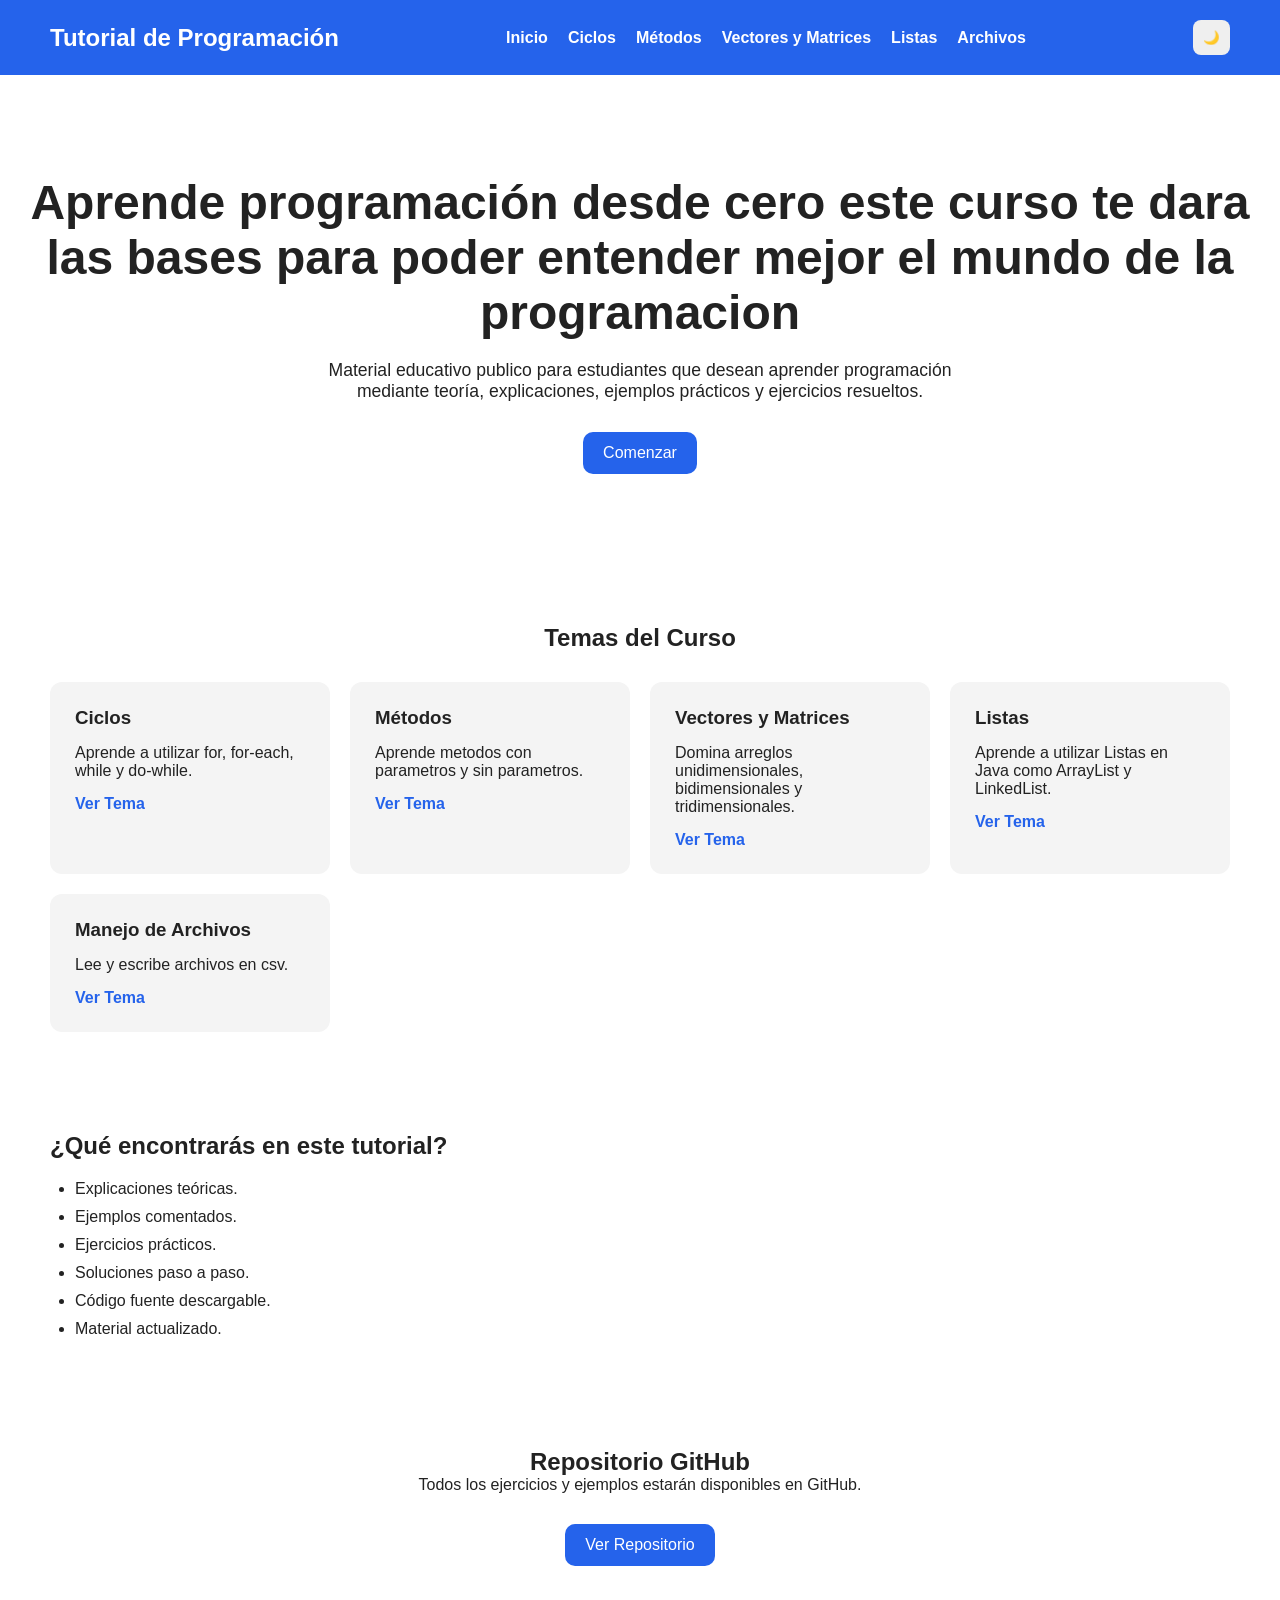
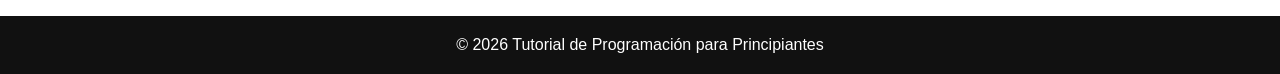
<file: index.html>
<!DOCTYPE html>
<html lang="es">
<head>
    <meta charset="UTF-8">
    <meta name="viewport" content="width=device-width, initial-scale=1.0">
    <title>Tutorial de Programación para Principiantes</title>

    <link rel="stylesheet" href="css/style.css">
</head>
<body>

    <!-- ENCABEZADO -->
    <header>
        <div class="logo">
            <h1>Tutorial de Programación</h1>
        </div>

        <nav>
            <ul>
                <li><a href="index.html">Inicio</a></li>
                <li><a href="pages/ciclos.html">Ciclos</a></li>
                <li><a href="pages/metodos.html">Métodos</a></li>
                <li><a href="pages/vectores.html">Vectores y Matrices</a></li>
                <li><a href="pages/listas.html">Listas</a></li>
                <li><a href="pages/archivos.html">Archivos</a></li>
            </ul>
        </nav>

        <button id="darkModeBtn">🌙</button>
    </header>

    <!-- HERO -->
    <section class="hero">
        <h2>Aprende programación desde cero este curso te dara las bases para poder 
            entender mejor el mundo de la programacion</h2>

        <p>
            Material educativo publico para estudiantes que desean
            aprender programación mediante teoría, explicaciones, ejemplos prácticos
            y ejercicios resueltos.
        </p>

        <a href="#temas" class="btn">
            Comenzar
        </a>
    </section>

    <!-- TEMAS -->
    <section id="temas">

        <h2>Temas del Curso</h2>

        <div class="cards">

            <div class="card">
                <h3>Ciclos</h3>
                <p>
                    Aprende a utilizar for, for-each, while y do-while.
                </p>
                <a href="pages/ciclos.html">Ver Tema</a>
            </div>

            <div class="card">
                <h3>Métodos</h3>
                <p>
                    Aprende metodos con parametros y sin parametros.
                </p>
                <a href="pages/metodos.html">Ver Tema</a>
            </div>

            <div class="card">
                <h3>Vectores y Matrices</h3>
                <p>
                    Domina arreglos unidimensionales, bidimensionales y tridimensionales.
                </p>
                <a href="pages/vectores.html">Ver Tema</a>
            </div>

            <div class="card">
                <h3>Listas</h3>
                <p>
                    Aprende a utilizar Listas en Java como ArrayList y LinkedList.
                </p>
                <a href="pages/listas.html">Ver Tema</a>
            </div>

            <div class="card">
                <h3>Manejo de Archivos</h3>
                <p>
                    Lee y escribe archivos en csv.
                </p>
                <a href="pages/archivos.html">Ver Tema</a>
            </div>

        </div>

    </section>

    <!-- ACERCA DEL PROYECTO -->
    <section class="about">

        <h2>¿Qué encontrarás en este tutorial?</h2>

        <ul>
            <li>Explicaciones teóricas.</li>
            <li>Ejemplos comentados.</li>
            <li>Ejercicios prácticos.</li>
            <li>Soluciones paso a paso.</li>
            <li>Código fuente descargable.</li>
            <li>Material actualizado.</li>
        </ul>

    </section>

    <!-- REPOSITORIO -->
    <section class="github">

        <h2>Repositorio GitHub</h2>

        <p>
            Todos los ejercicios y ejemplos estarán disponibles
            en GitHub.
        </p>

        <a href="#" class="btn">
            Ver Repositorio
        </a>

    </section>

    <!-- PIE DE PAGINA -->
    <footer>

        <p>
            © 2026 Tutorial de Programación para Principiantes
        </p>

    </footer>

    <script src="js/main.js"></script>

</body>
</html>
</file>
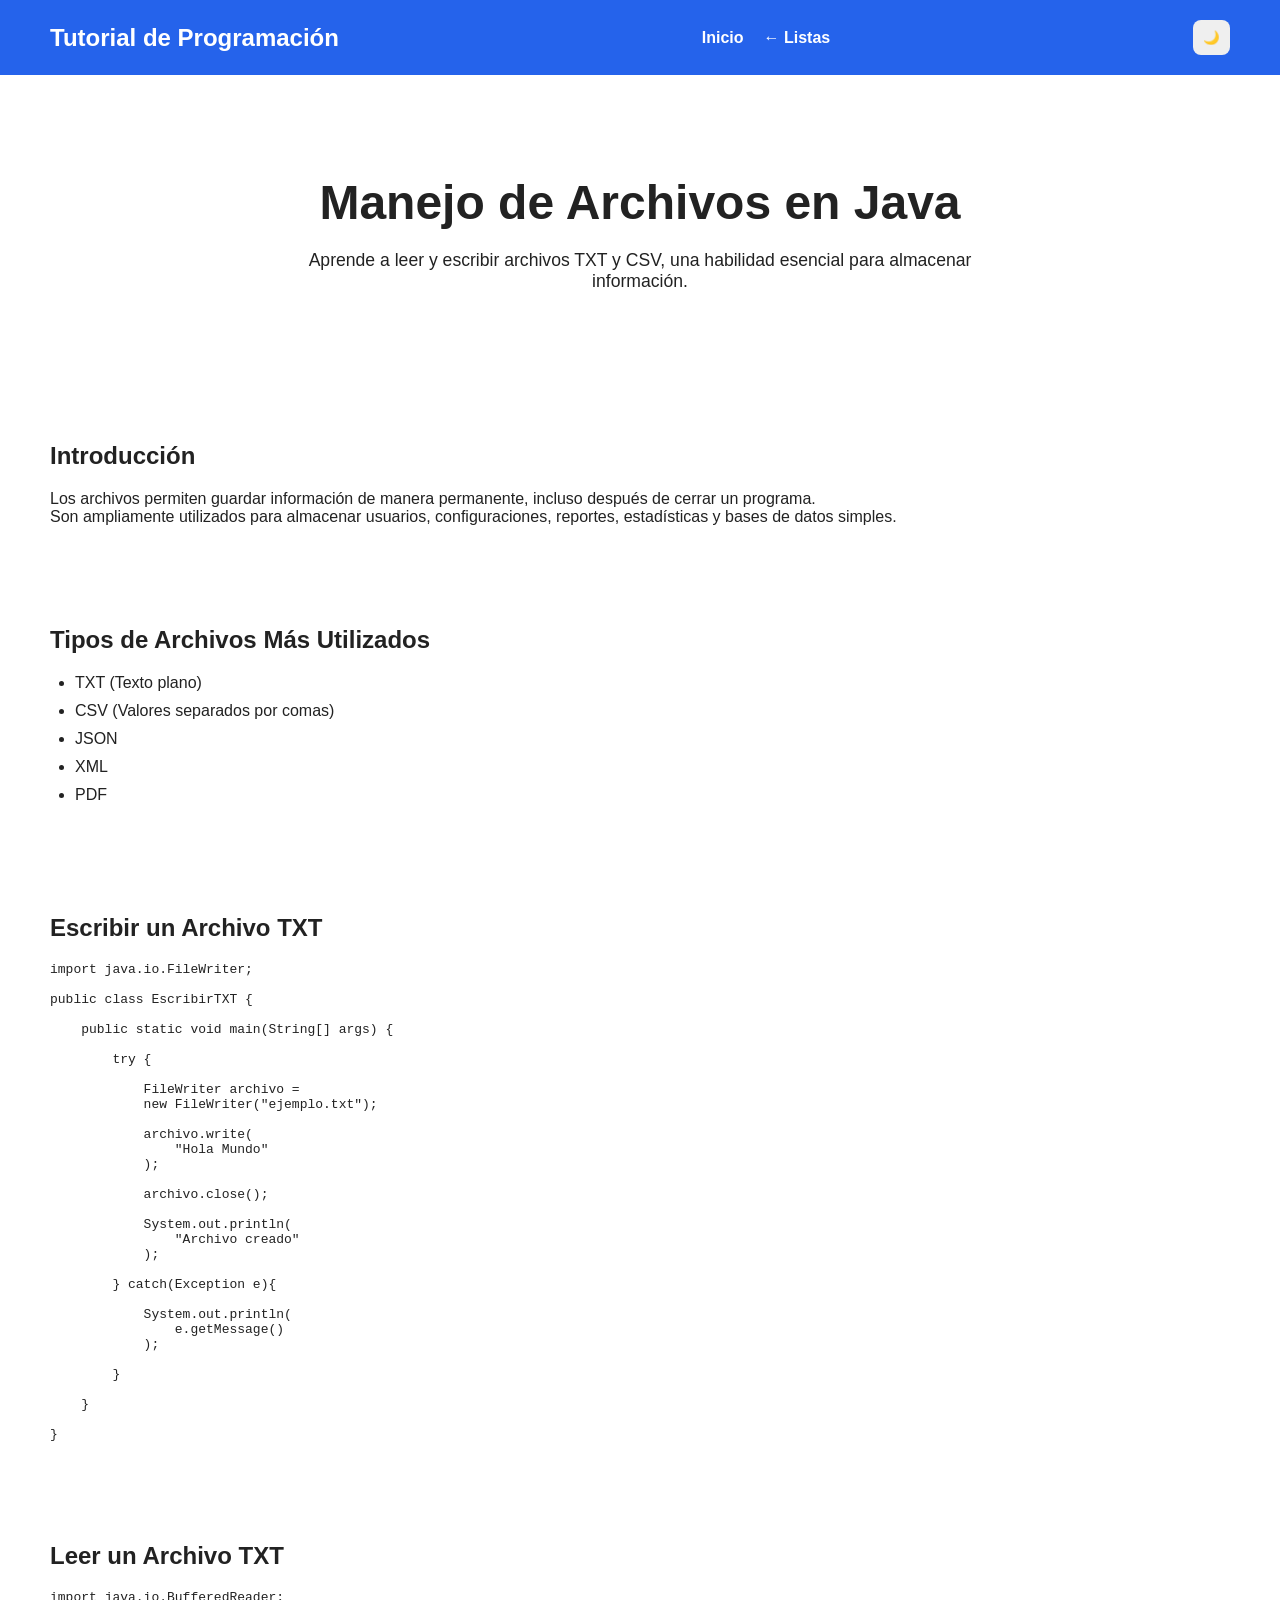
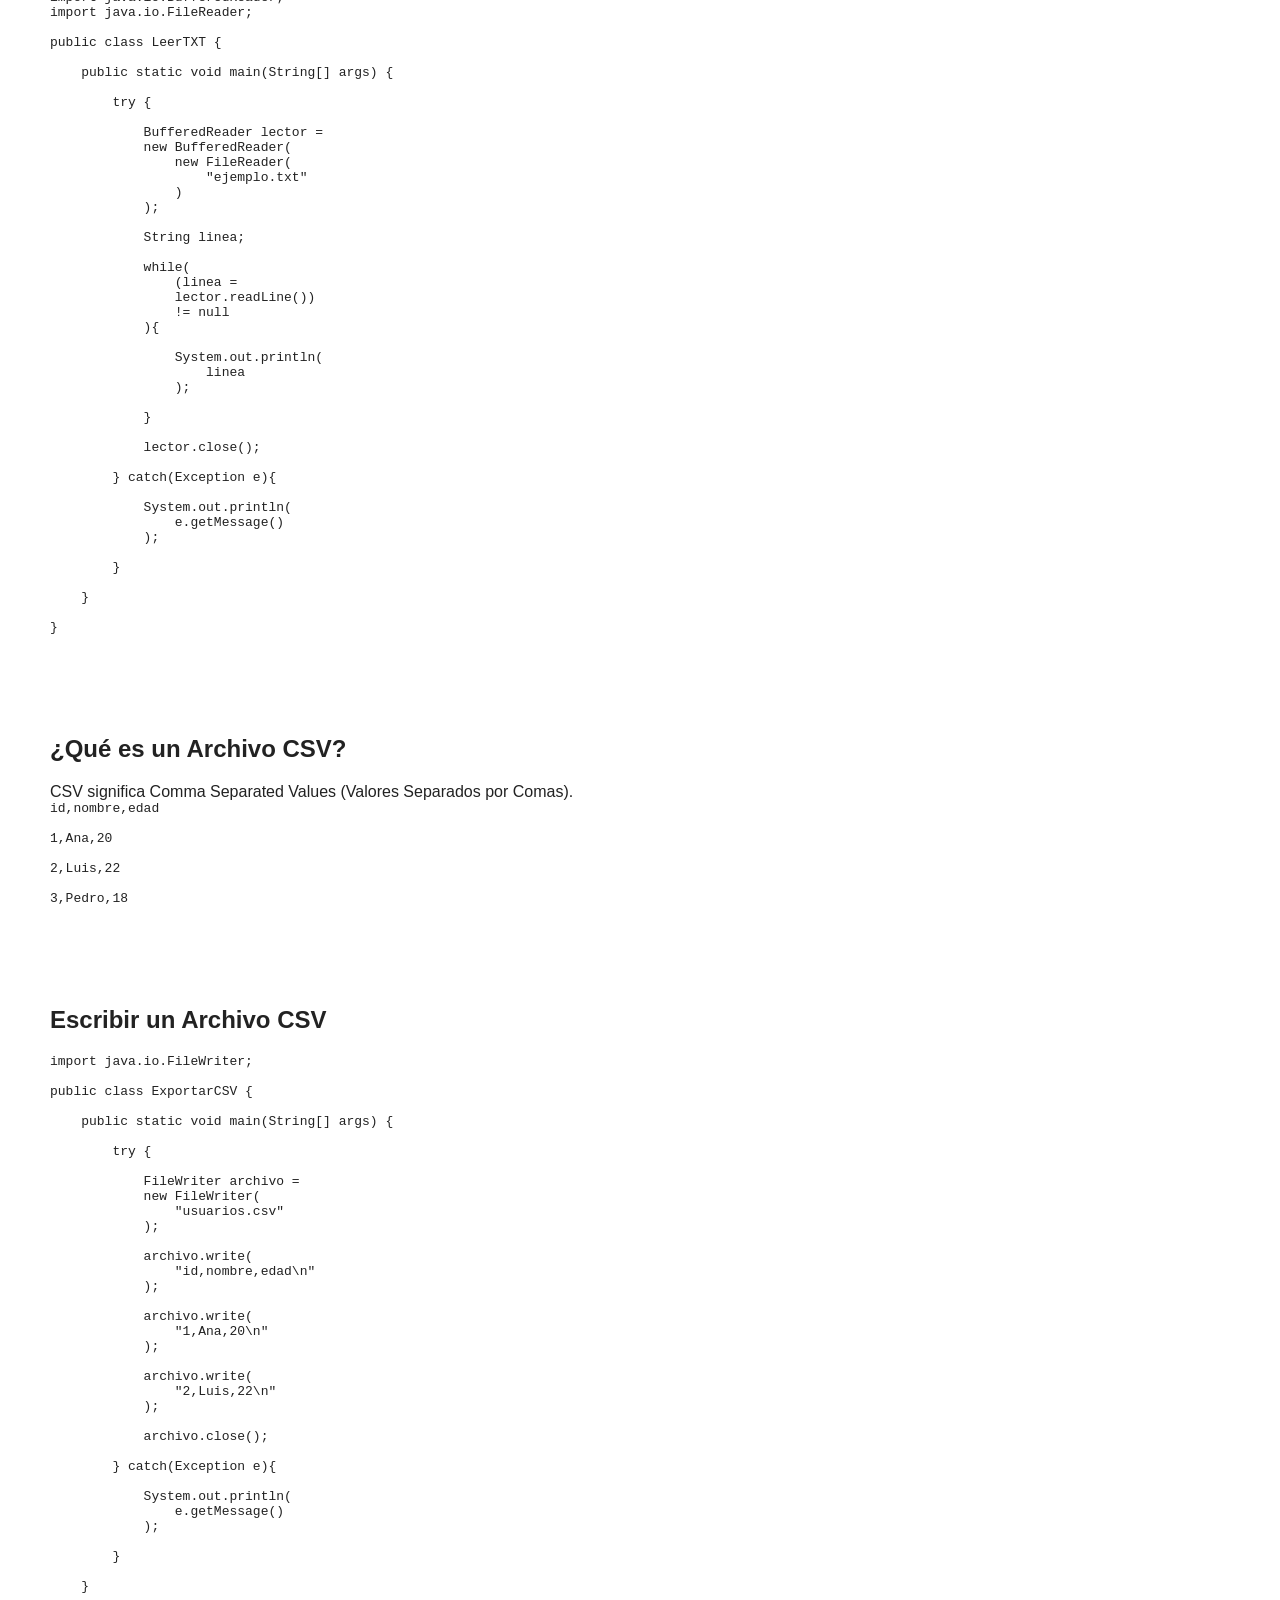
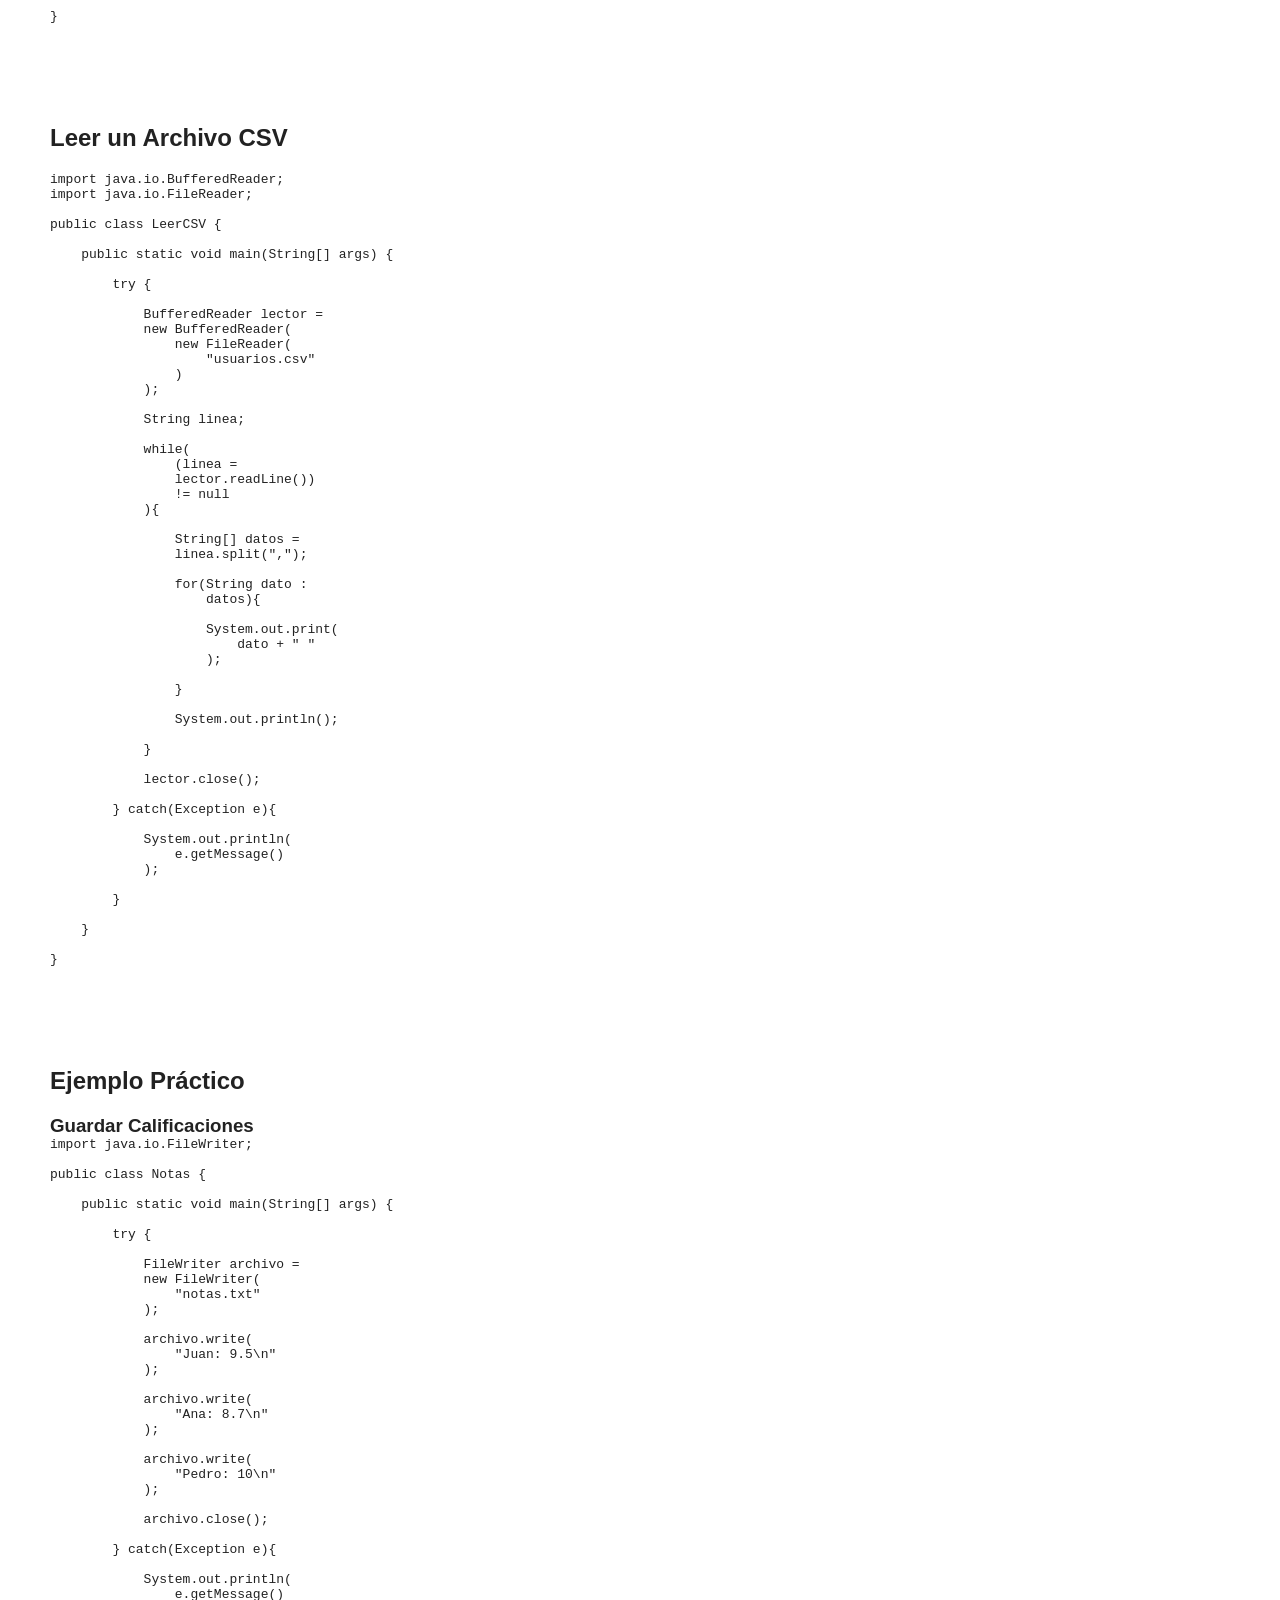
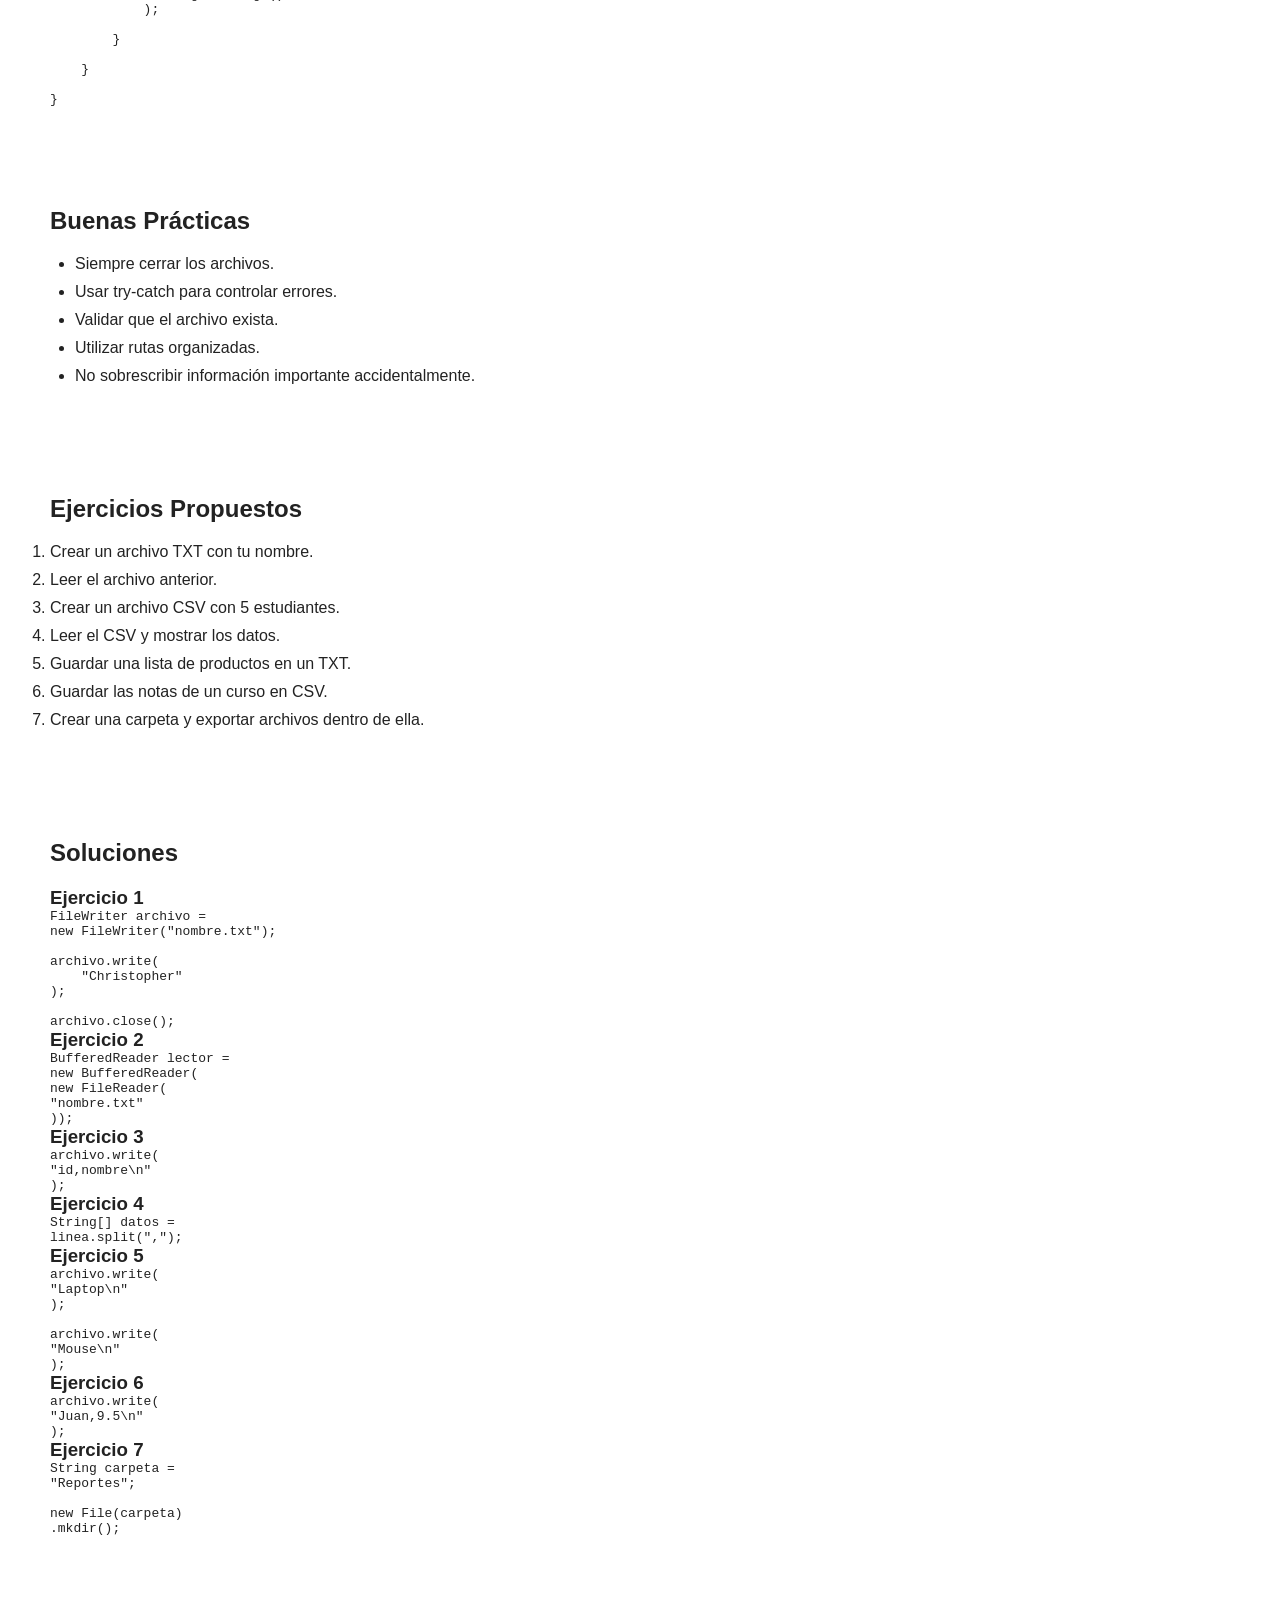
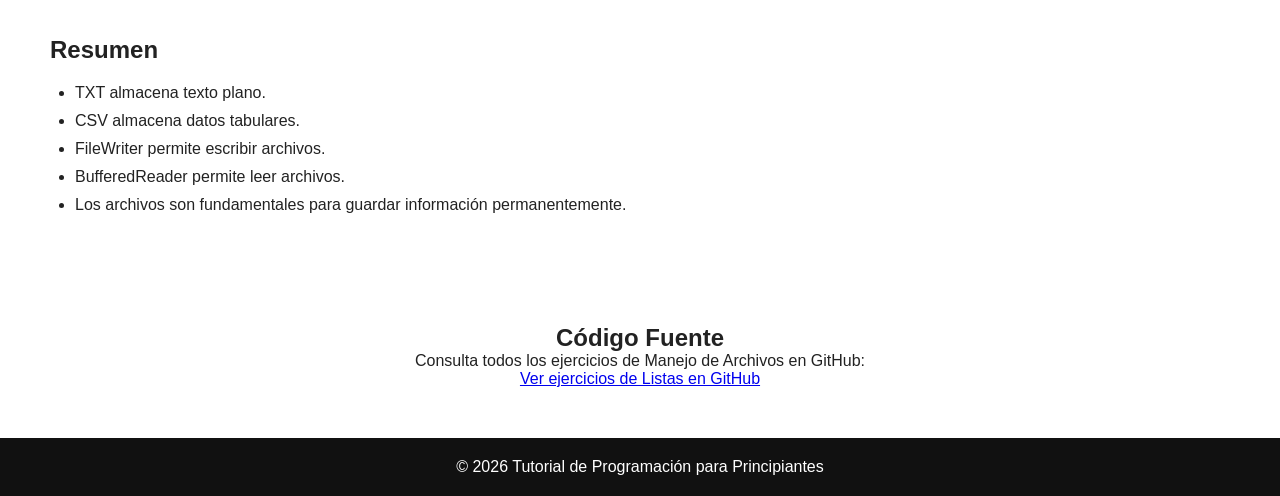
<file: pages/archivos.html>
<!DOCTYPE html>
<html lang="es">
<head>

    <meta charset="UTF-8">
    <meta name="viewport" content="width=device-width, initial-scale=1.0">

    <title>Manejo de Archivos en Java</title>

    <link rel="stylesheet" href="../css/style.css">

</head>
<body>

<header>

    <div class="logo">
        <h1>Tutorial de Programación</h1>
    </div>

    <nav>
        <ul>
            <li><a href="../index.html">Inicio</a></li>
            <li><a href="listas.html">← Listas</a></li>
        </ul>
    </nav>

    <button id="darkModeBtn">🌙</button>

</header>

<section class="hero">

    <h2>Manejo de Archivos en Java</h2>

    <p>
        Aprende a leer y escribir archivos TXT y CSV,
        una habilidad esencial para almacenar información.
    </p>

</section>

<section class="about">

    <h2>Introducción</h2>

    <p>
        Los archivos permiten guardar información de manera
        permanente, incluso después de cerrar un programa.
    </p>

    <p>
        Son ampliamente utilizados para almacenar usuarios,
        configuraciones, reportes, estadísticas y bases de datos simples.
    </p>

</section>

<section class="about">

    <h2>Tipos de Archivos Más Utilizados</h2>

    <ul>

        <li>TXT (Texto plano)</li>

        <li>CSV (Valores separados por comas)</li>

        <li>JSON</li>

        <li>XML</li>

        <li>PDF</li>

    </ul>

</section>

<section class="about">

    <h2>Escribir un Archivo TXT</h2>

<pre>
import java.io.FileWriter;

public class EscribirTXT {

    public static void main(String[] args) {

        try {

            FileWriter archivo =
            new FileWriter("ejemplo.txt");

            archivo.write(
                "Hola Mundo"
            );

            archivo.close();

            System.out.println(
                "Archivo creado"
            );

        } catch(Exception e){

            System.out.println(
                e.getMessage()
            );

        }

    }

}
</pre>

</section>

<section class="about">

    <h2>Leer un Archivo TXT</h2>

<pre>
import java.io.BufferedReader;
import java.io.FileReader;

public class LeerTXT {

    public static void main(String[] args) {

        try {

            BufferedReader lector =
            new BufferedReader(
                new FileReader(
                    "ejemplo.txt"
                )
            );

            String linea;

            while(
                (linea =
                lector.readLine())
                != null
            ){

                System.out.println(
                    linea
                );

            }

            lector.close();

        } catch(Exception e){

            System.out.println(
                e.getMessage()
            );

        }

    }

}
</pre>

</section>

<section class="about">

    <h2>¿Qué es un Archivo CSV?</h2>

    <p>
        CSV significa Comma Separated Values
        (Valores Separados por Comas).
    </p>

<pre>
id,nombre,edad

1,Ana,20

2,Luis,22

3,Pedro,18
</pre>

</section>

<section class="about">

    <h2>Escribir un Archivo CSV</h2>

<pre>
import java.io.FileWriter;

public class ExportarCSV {

    public static void main(String[] args) {

        try {

            FileWriter archivo =
            new FileWriter(
                "usuarios.csv"
            );

            archivo.write(
                "id,nombre,edad\n"
            );

            archivo.write(
                "1,Ana,20\n"
            );

            archivo.write(
                "2,Luis,22\n"
            );

            archivo.close();

        } catch(Exception e){

            System.out.println(
                e.getMessage()
            );

        }

    }

}
</pre>

</section>

<section class="about">

    <h2>Leer un Archivo CSV</h2>

<pre>
import java.io.BufferedReader;
import java.io.FileReader;

public class LeerCSV {

    public static void main(String[] args) {

        try {

            BufferedReader lector =
            new BufferedReader(
                new FileReader(
                    "usuarios.csv"
                )
            );

            String linea;

            while(
                (linea =
                lector.readLine())
                != null
            ){

                String[] datos =
                linea.split(",");

                for(String dato :
                    datos){

                    System.out.print(
                        dato + " "
                    );

                }

                System.out.println();

            }

            lector.close();

        } catch(Exception e){

            System.out.println(
                e.getMessage()
            );

        }

    }

}
</pre>

</section>

<section class="about">

    <h2>Ejemplo Práctico</h2>

    <h3>Guardar Calificaciones</h3>

<pre>
import java.io.FileWriter;

public class Notas {

    public static void main(String[] args) {

        try {

            FileWriter archivo =
            new FileWriter(
                "notas.txt"
            );

            archivo.write(
                "Juan: 9.5\n"
            );

            archivo.write(
                "Ana: 8.7\n"
            );

            archivo.write(
                "Pedro: 10\n"
            );

            archivo.close();

        } catch(Exception e){

            System.out.println(
                e.getMessage()
            );

        }

    }

}
</pre>

</section>

<section class="about">

    <h2>Buenas Prácticas</h2>

    <ul>

        <li>Siempre cerrar los archivos.</li>

        <li>Usar try-catch para controlar errores.</li>

        <li>Validar que el archivo exista.</li>

        <li>Utilizar rutas organizadas.</li>

        <li>No sobrescribir información importante accidentalmente.</li>

    </ul>

</section>

<section class="about">

    <h2>Ejercicios Propuestos</h2>

<ol>

<li>
Crear un archivo TXT con tu nombre.
</li>

<li>
Leer el archivo anterior.
</li>

<li>
Crear un archivo CSV con 5 estudiantes.
</li>

<li>
Leer el CSV y mostrar los datos.
</li>

<li>
Guardar una lista de productos en un TXT.
</li>

<li>
Guardar las notas de un curso en CSV.
</li>

<li>
Crear una carpeta y exportar archivos dentro de ella.
</li>

</ol>

</section>

<section class="about">

    <h2>Soluciones</h2>

    <h3>Ejercicio 1</h3>

<pre>
FileWriter archivo =
new FileWriter("nombre.txt");

archivo.write(
    "Christopher"
);

archivo.close();
</pre>

<h3>Ejercicio 2</h3>

<pre>
BufferedReader lector =
new BufferedReader(
new FileReader(
"nombre.txt"
));
</pre>

<h3>Ejercicio 3</h3>

<pre>
archivo.write(
"id,nombre\n"
);
</pre>

<h3>Ejercicio 4</h3>

<pre>
String[] datos =
linea.split(",");
</pre>

<h3>Ejercicio 5</h3>

<pre>
archivo.write(
"Laptop\n"
);

archivo.write(
"Mouse\n"
);
</pre>

<h3>Ejercicio 6</h3>

<pre>
archivo.write(
"Juan,9.5\n"
);
</pre>

<h3>Ejercicio 7</h3>

<pre>
String carpeta =
"Reportes";

new File(carpeta)
.mkdir();
</pre>

</section>

<section class="about">

    <h2>Resumen</h2>

    <ul>

        <li>TXT almacena texto plano.</li>

        <li>CSV almacena datos tabulares.</li>

        <li>FileWriter permite escribir archivos.</li>

        <li>BufferedReader permite leer archivos.</li>

        <li>Los archivos son fundamentales para guardar información permanentemente.</li>

    </ul>

</section>

    <section class="github">

    <h2>Código Fuente</h2>

    <p>
        Consulta todos los ejercicios de Manejo de Archivos en GitHub:
    </p>

    <p>
        <a href="https://github.com/alejopa27022008-lab/Paredes_Christopher_Tutorial_Programacion.github.io/tree/main/ejercicios/archivos"
           target="_blank">
            Ver ejercicios de Listas en GitHub
        </a>
    </p>

</section>

<footer>

    <p>
        © 2026 Tutorial de Programación para Principiantes
    </p>



</footer>

<script src="../js/main.js"></script>

</body>
</html>
</file>
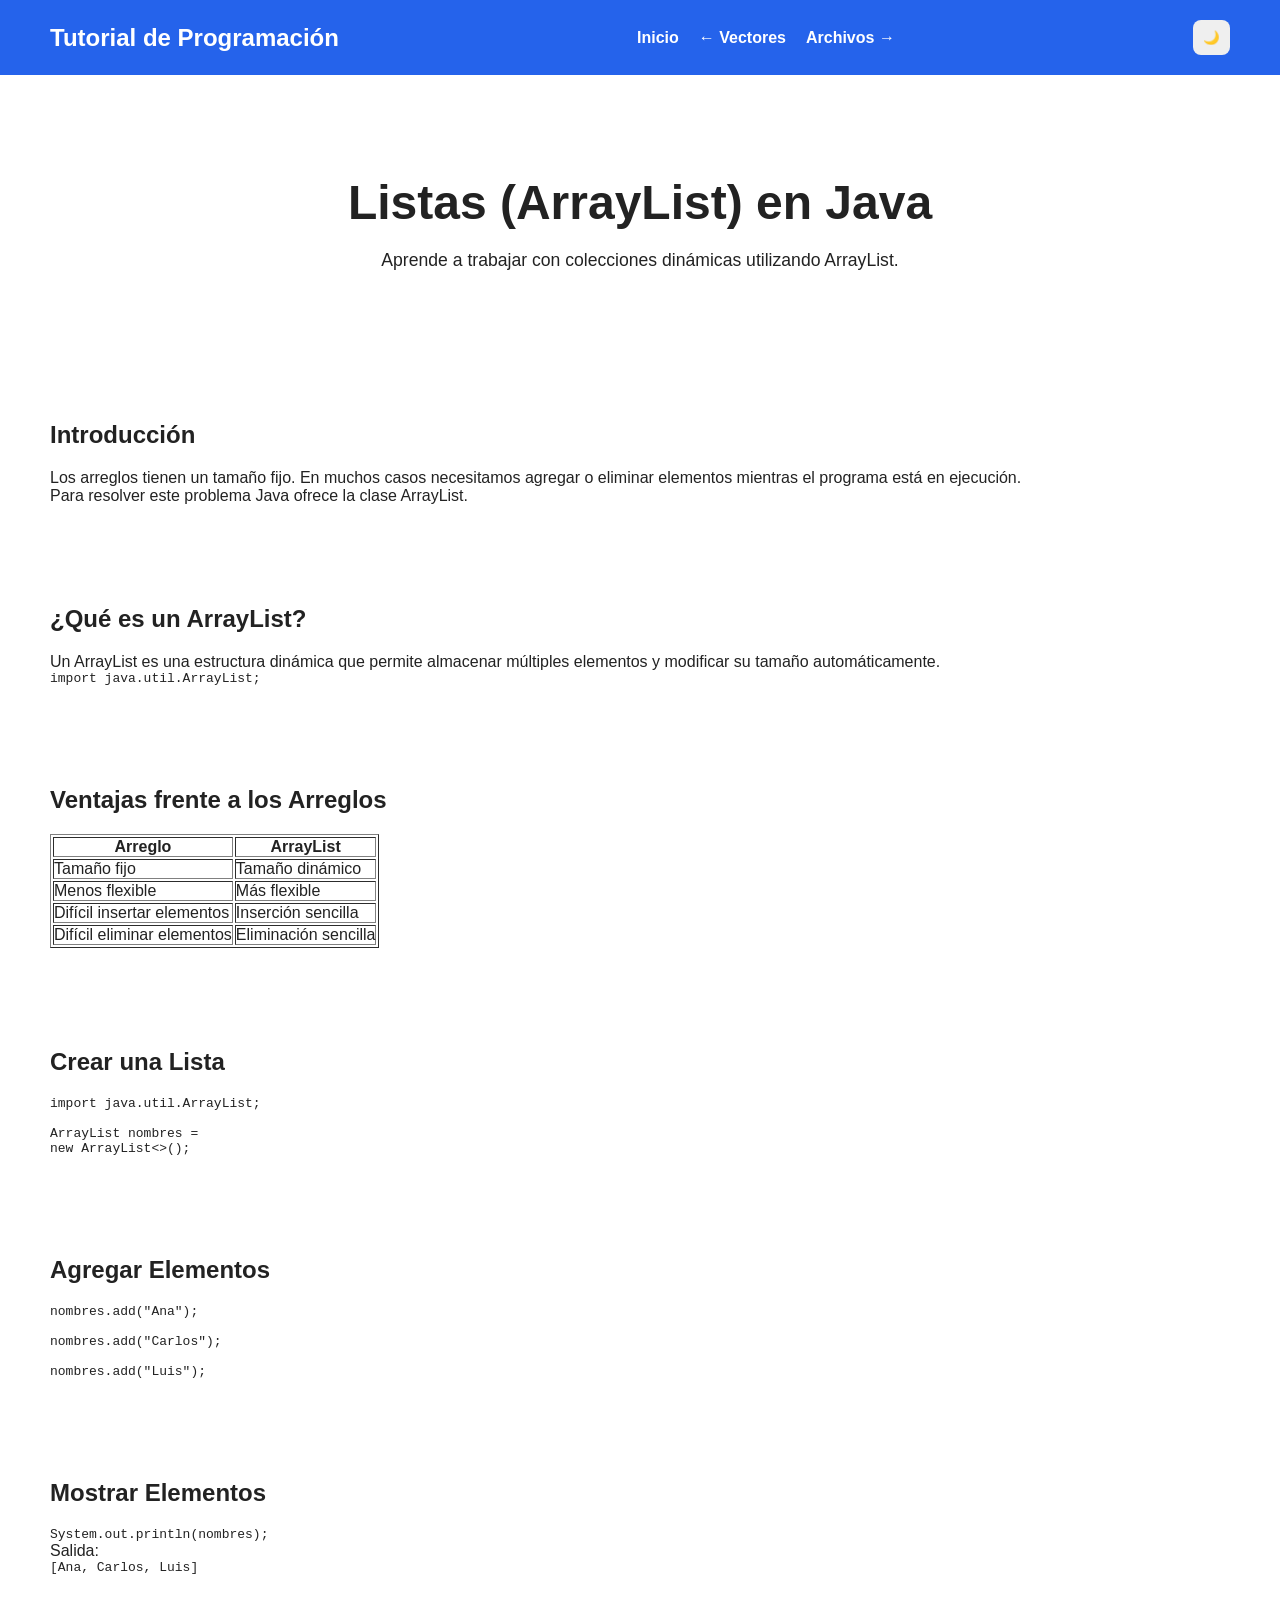
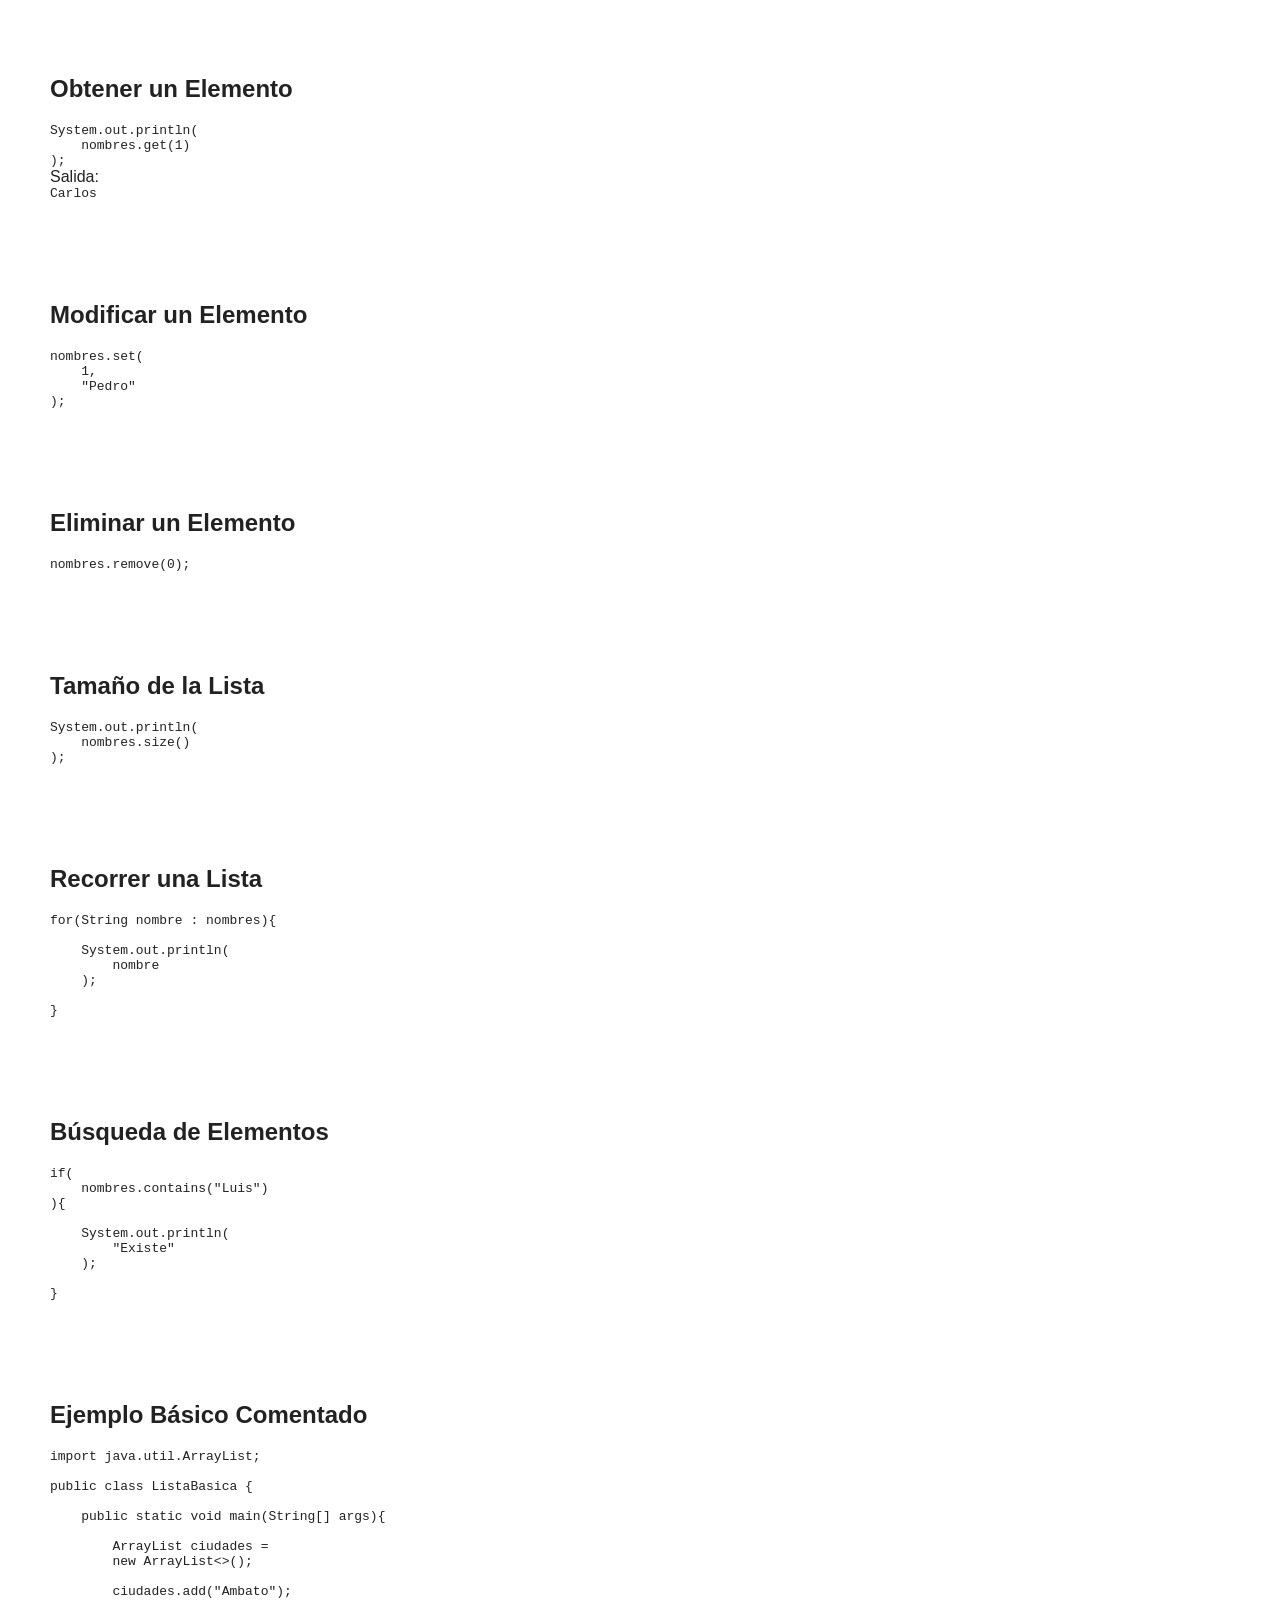
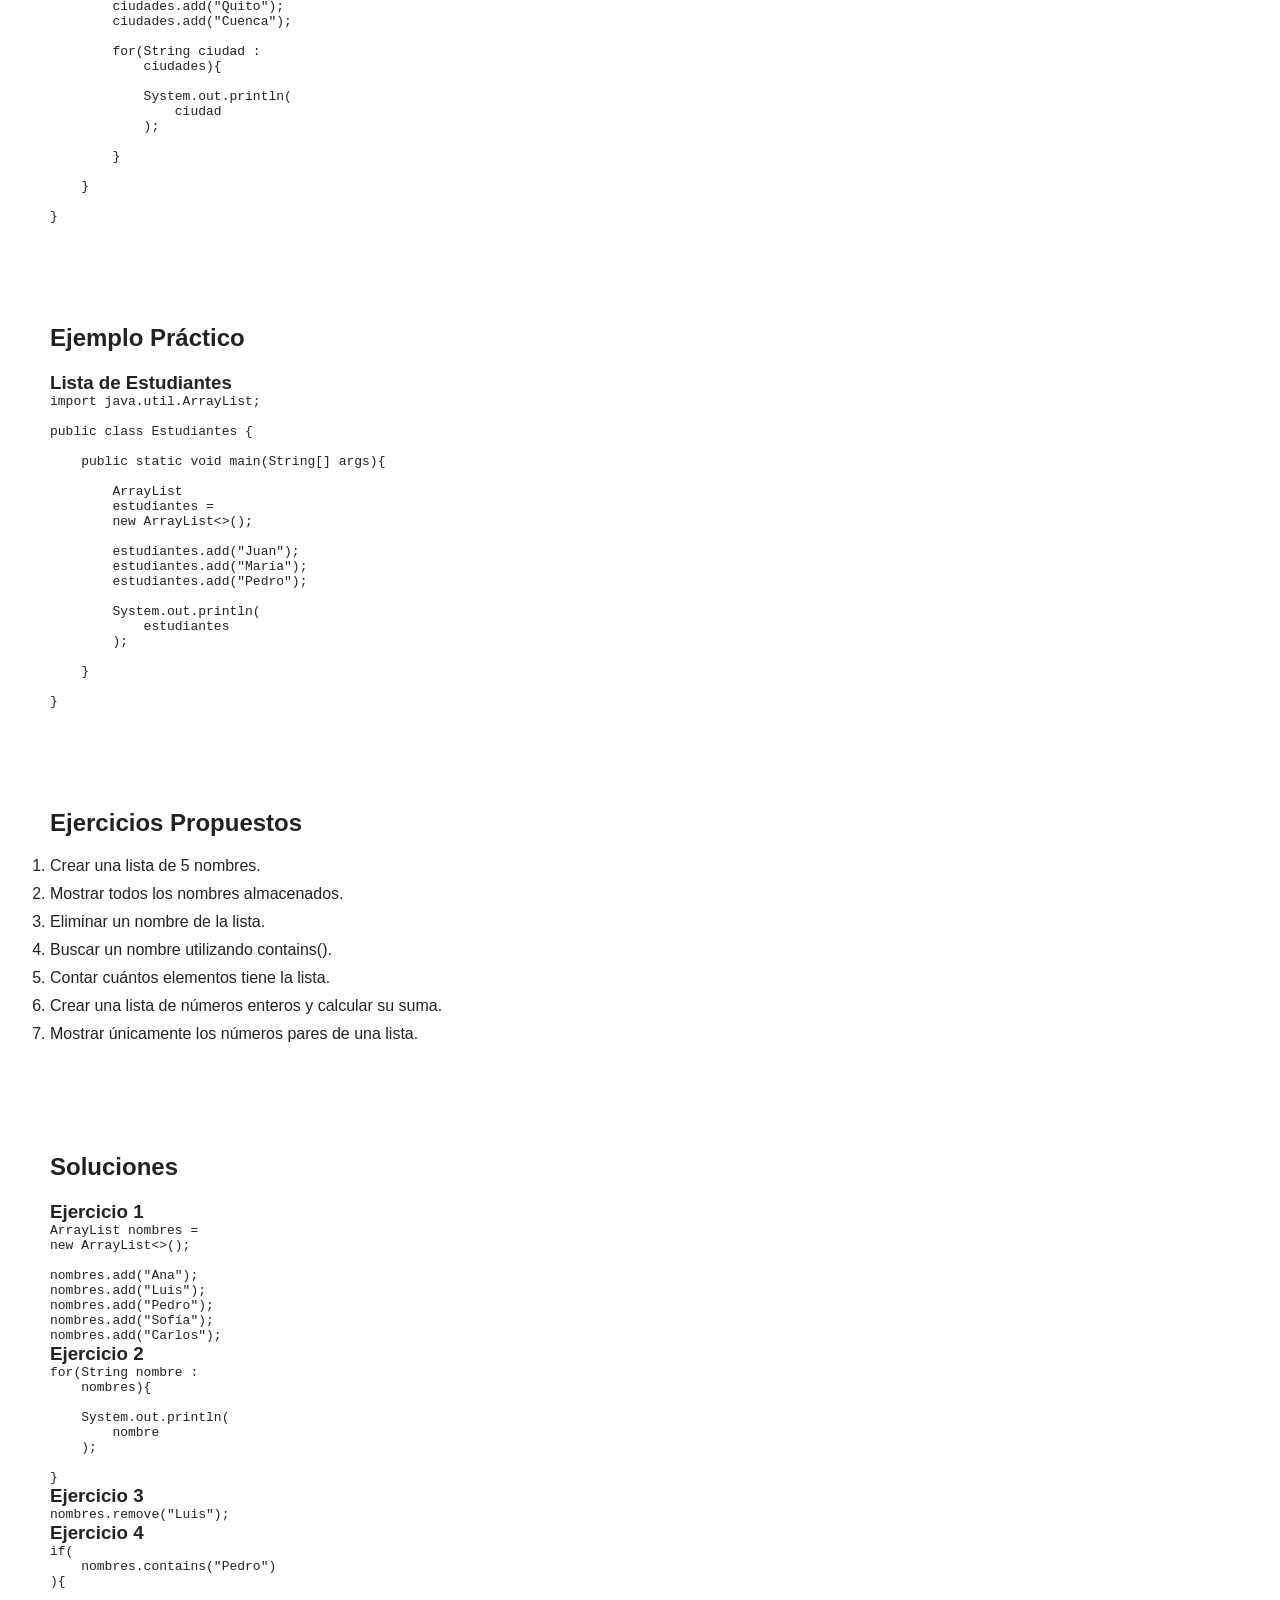
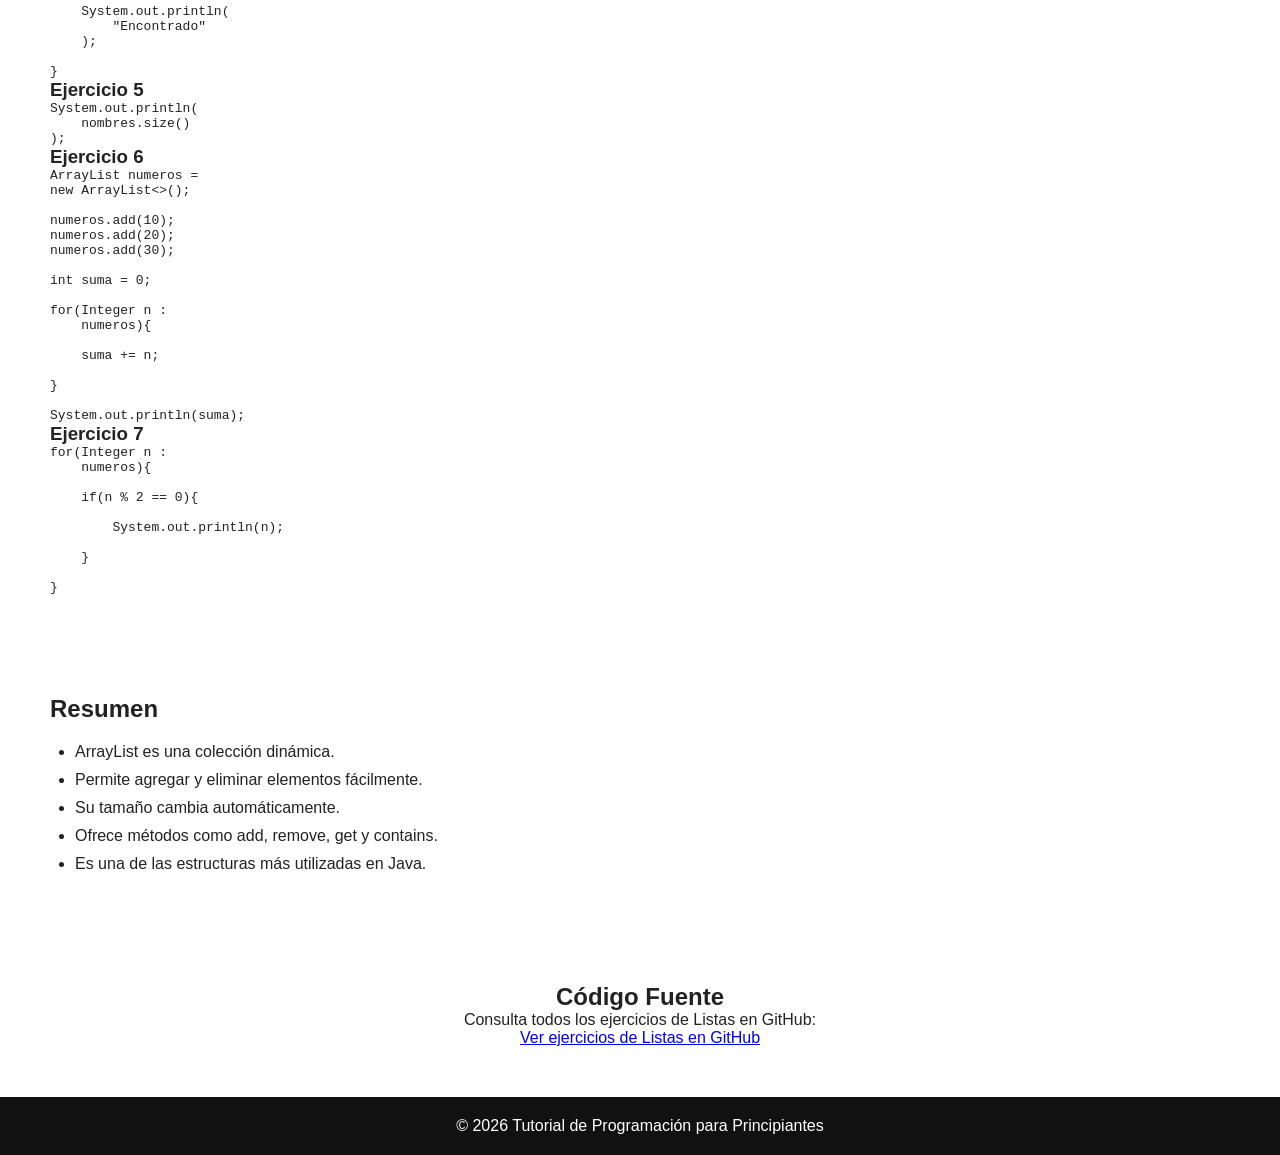
<file: pages/listas.html>
<!DOCTYPE html>
<html lang="es">
<head>

    <meta charset="UTF-8">
    <meta name="viewport" content="width=device-width, initial-scale=1.0">

    <title>Listas en Java - ArrayList</title>

    <link rel="stylesheet" href="../css/style.css">

</head>
<body>

<header>

    <div class="logo">
        <h1>Tutorial de Programación</h1>
    </div>

    <nav>
        <ul>
            <li><a href="../index.html">Inicio</a></li>
            <li><a href="vectores.html">← Vectores</a></li>
            <li><a href="archivos.html">Archivos →</a></li>
        </ul>
    </nav>

    <button id="darkModeBtn">🌙</button>

</header>

<section class="hero">

    <h2>Listas (ArrayList) en Java</h2>

    <p>
        Aprende a trabajar con colecciones dinámicas
        utilizando ArrayList.
    </p>

</section>

<section class="about">

    <h2>Introducción</h2>

    <p>
        Los arreglos tienen un tamaño fijo. En muchos casos
        necesitamos agregar o eliminar elementos mientras
        el programa está en ejecución.
    </p>

    <p>
        Para resolver este problema Java ofrece la clase
        ArrayList.
    </p>

</section>

<section class="about">

    <h2>¿Qué es un ArrayList?</h2>

    <p>
        Un ArrayList es una estructura dinámica que permite
        almacenar múltiples elementos y modificar su tamaño
        automáticamente.
    </p>

<pre>
import java.util.ArrayList;
</pre>

</section>

<section class="about">

    <h2>Ventajas frente a los Arreglos</h2>

    <table border="1">

        <tr>
            <th>Arreglo</th>
            <th>ArrayList</th>
        </tr>

        <tr>
            <td>Tamaño fijo</td>
            <td>Tamaño dinámico</td>
        </tr>

        <tr>
            <td>Menos flexible</td>
            <td>Más flexible</td>
        </tr>

        <tr>
            <td>Difícil insertar elementos</td>
            <td>Inserción sencilla</td>
        </tr>

        <tr>
            <td>Difícil eliminar elementos</td>
            <td>Eliminación sencilla</td>
        </tr>

    </table>

</section>

<section class="about">

    <h2>Crear una Lista</h2>

<pre>
import java.util.ArrayList;

ArrayList<String> nombres =
new ArrayList<>();
</pre>

</section>

<section class="about">

    <h2>Agregar Elementos</h2>

<pre>
nombres.add("Ana");

nombres.add("Carlos");

nombres.add("Luis");
</pre>

</section>

<section class="about">

    <h2>Mostrar Elementos</h2>

<pre>
System.out.println(nombres);
</pre>

<p>Salida:</p>

<pre>
[Ana, Carlos, Luis]
</pre>

</section>

<section class="about">

    <h2>Obtener un Elemento</h2>

<pre>
System.out.println(
    nombres.get(1)
);
</pre>

<p>Salida:</p>

<pre>
Carlos
</pre>

</section>

<section class="about">

    <h2>Modificar un Elemento</h2>

<pre>
nombres.set(
    1,
    "Pedro"
);
</pre>

</section>

<section class="about">

    <h2>Eliminar un Elemento</h2>

<pre>
nombres.remove(0);
</pre>

</section>

<section class="about">

    <h2>Tamaño de la Lista</h2>

<pre>
System.out.println(
    nombres.size()
);
</pre>

</section>

<section class="about">

    <h2>Recorrer una Lista</h2>

<pre>
for(String nombre : nombres){

    System.out.println(
        nombre
    );

}
</pre>

</section>

<section class="about">

    <h2>Búsqueda de Elementos</h2>

<pre>
if(
    nombres.contains("Luis")
){

    System.out.println(
        "Existe"
    );

}
</pre>

</section>

<section class="about">

    <h2>Ejemplo Básico Comentado</h2>

<pre>
import java.util.ArrayList;

public class ListaBasica {

    public static void main(String[] args){

        ArrayList<String> ciudades =
        new ArrayList<>();

        ciudades.add("Ambato");
        ciudades.add("Quito");
        ciudades.add("Cuenca");

        for(String ciudad :
            ciudades){

            System.out.println(
                ciudad
            );

        }

    }

}
</pre>

</section>

<section class="about">

    <h2>Ejemplo Práctico</h2>

    <h3>Lista de Estudiantes</h3>

<pre>
import java.util.ArrayList;

public class Estudiantes {

    public static void main(String[] args){

        ArrayList<String>
        estudiantes =
        new ArrayList<>();

        estudiantes.add("Juan");
        estudiantes.add("María");
        estudiantes.add("Pedro");

        System.out.println(
            estudiantes
        );

    }

}
</pre>

</section>

<section class="about">

    <h2>Ejercicios Propuestos</h2>

<ol>

<li>
Crear una lista de 5 nombres.
</li>

<li>
Mostrar todos los nombres almacenados.
</li>

<li>
Eliminar un nombre de la lista.
</li>

<li>
Buscar un nombre utilizando contains().
</li>

<li>
Contar cuántos elementos tiene la lista.
</li>

<li>
Crear una lista de números enteros y calcular su suma.
</li>

<li>
Mostrar únicamente los números pares de una lista.
</li>

</ol>

</section>

<section class="about">

    <h2>Soluciones</h2>

<h3>Ejercicio 1</h3>

<pre>
ArrayList<String> nombres =
new ArrayList<>();

nombres.add("Ana");
nombres.add("Luis");
nombres.add("Pedro");
nombres.add("Sofía");
nombres.add("Carlos");
</pre>

<h3>Ejercicio 2</h3>

<pre>
for(String nombre :
    nombres){

    System.out.println(
        nombre
    );

}
</pre>

<h3>Ejercicio 3</h3>

<pre>
nombres.remove("Luis");
</pre>

<h3>Ejercicio 4</h3>

<pre>
if(
    nombres.contains("Pedro")
){

    System.out.println(
        "Encontrado"
    );

}
</pre>

<h3>Ejercicio 5</h3>

<pre>
System.out.println(
    nombres.size()
);
</pre>

<h3>Ejercicio 6</h3>

<pre>
ArrayList<Integer> numeros =
new ArrayList<>();

numeros.add(10);
numeros.add(20);
numeros.add(30);

int suma = 0;

for(Integer n :
    numeros){

    suma += n;

}

System.out.println(suma);
</pre>

<h3>Ejercicio 7</h3>

<pre>
for(Integer n :
    numeros){

    if(n % 2 == 0){

        System.out.println(n);

    }

}
</pre>

</section>

<section class="about">

    <h2>Resumen</h2>

    <ul>

        <li>ArrayList es una colección dinámica.</li>

        <li>Permite agregar y eliminar elementos fácilmente.</li>

        <li>Su tamaño cambia automáticamente.</li>

        <li>Ofrece métodos como add, remove, get y contains.</li>

        <li>Es una de las estructuras más utilizadas en Java.</li>

    </ul>

</section>

    <section class="github">

    <h2>Código Fuente</h2>

    <p>
        Consulta todos los ejercicios de Listas en GitHub:
    </p>

    <p>
        <a href="https://github.com/alejopa27022008-lab/Paredes_Christopher_Tutorial_Programacion.github.io/tree/main/ejercicios/listas"
           target="_blank">
            Ver ejercicios de Listas en GitHub
        </a>
    </p>

</section>

<footer>

    <p>
        © 2026 Tutorial de Programación para Principiantes
    </p>

</footer>

<script src="../js/main.js"></script>

</body>
</html>
</file>
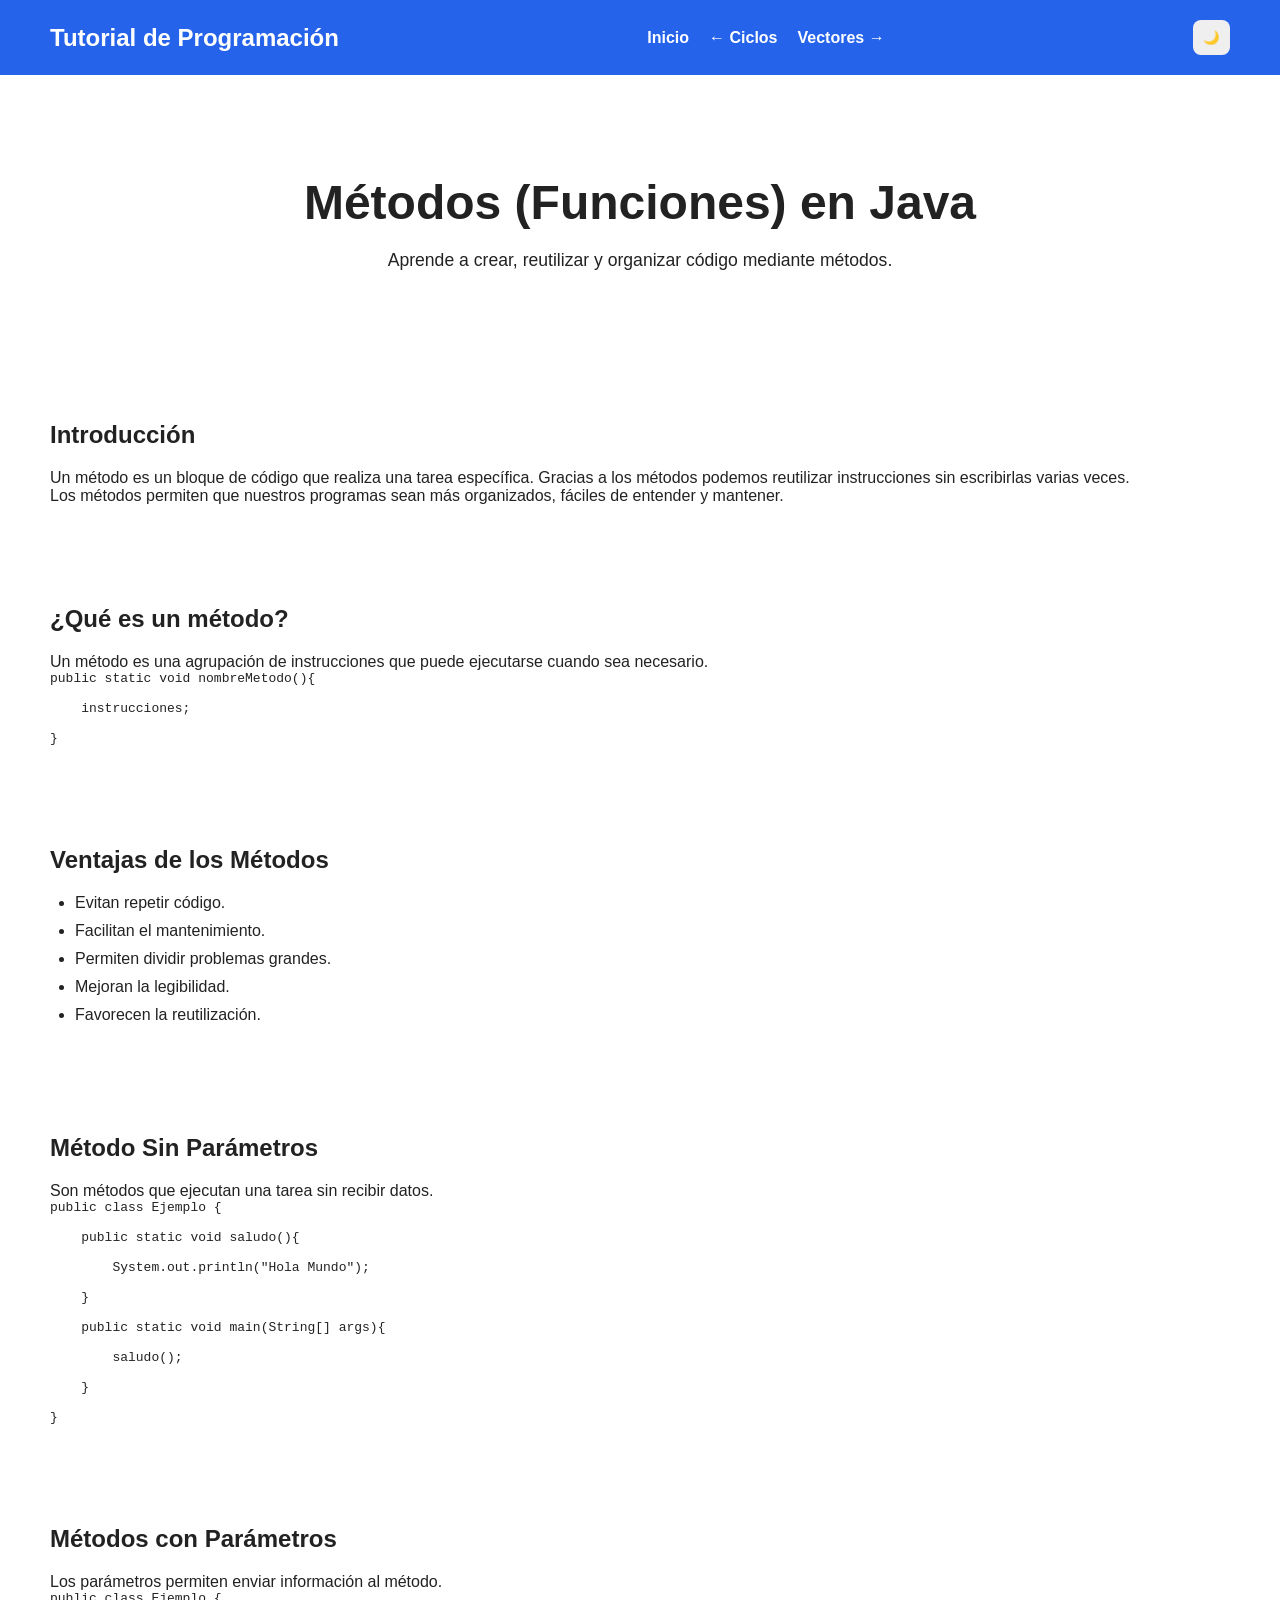
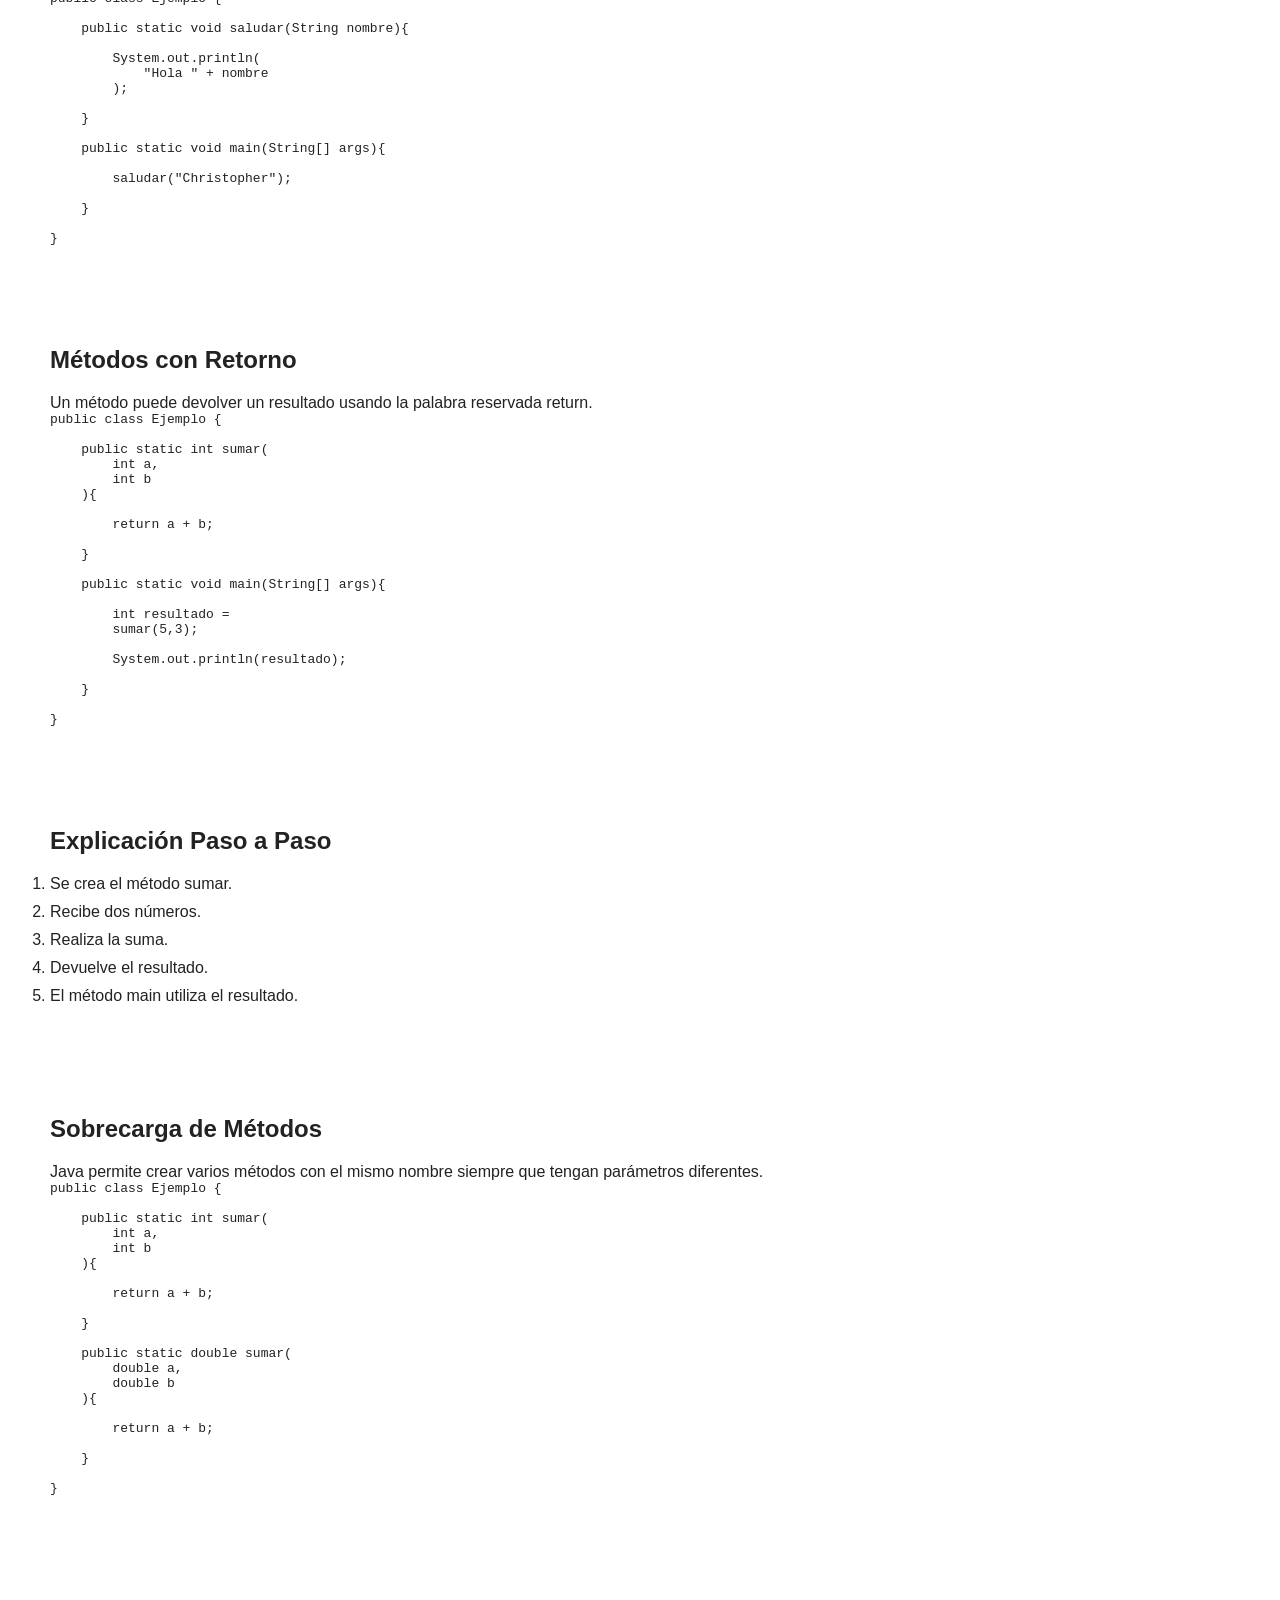
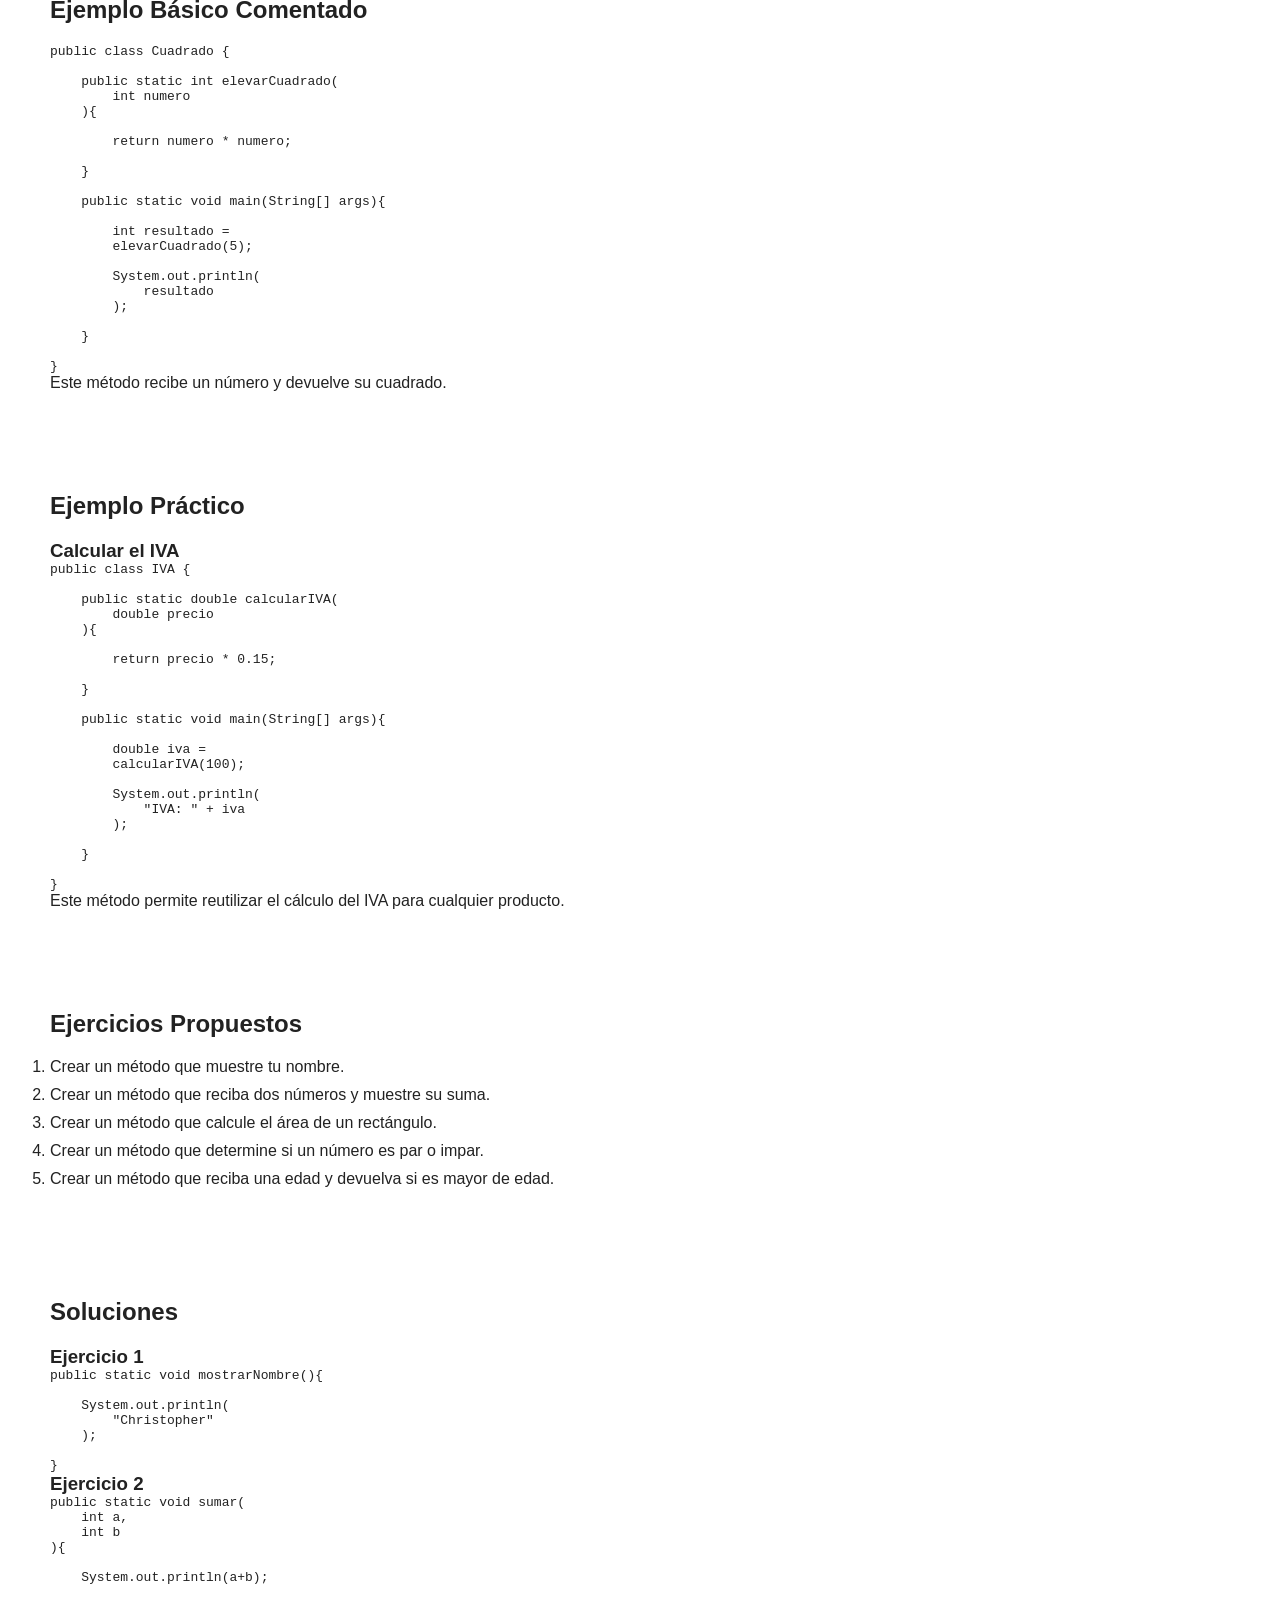
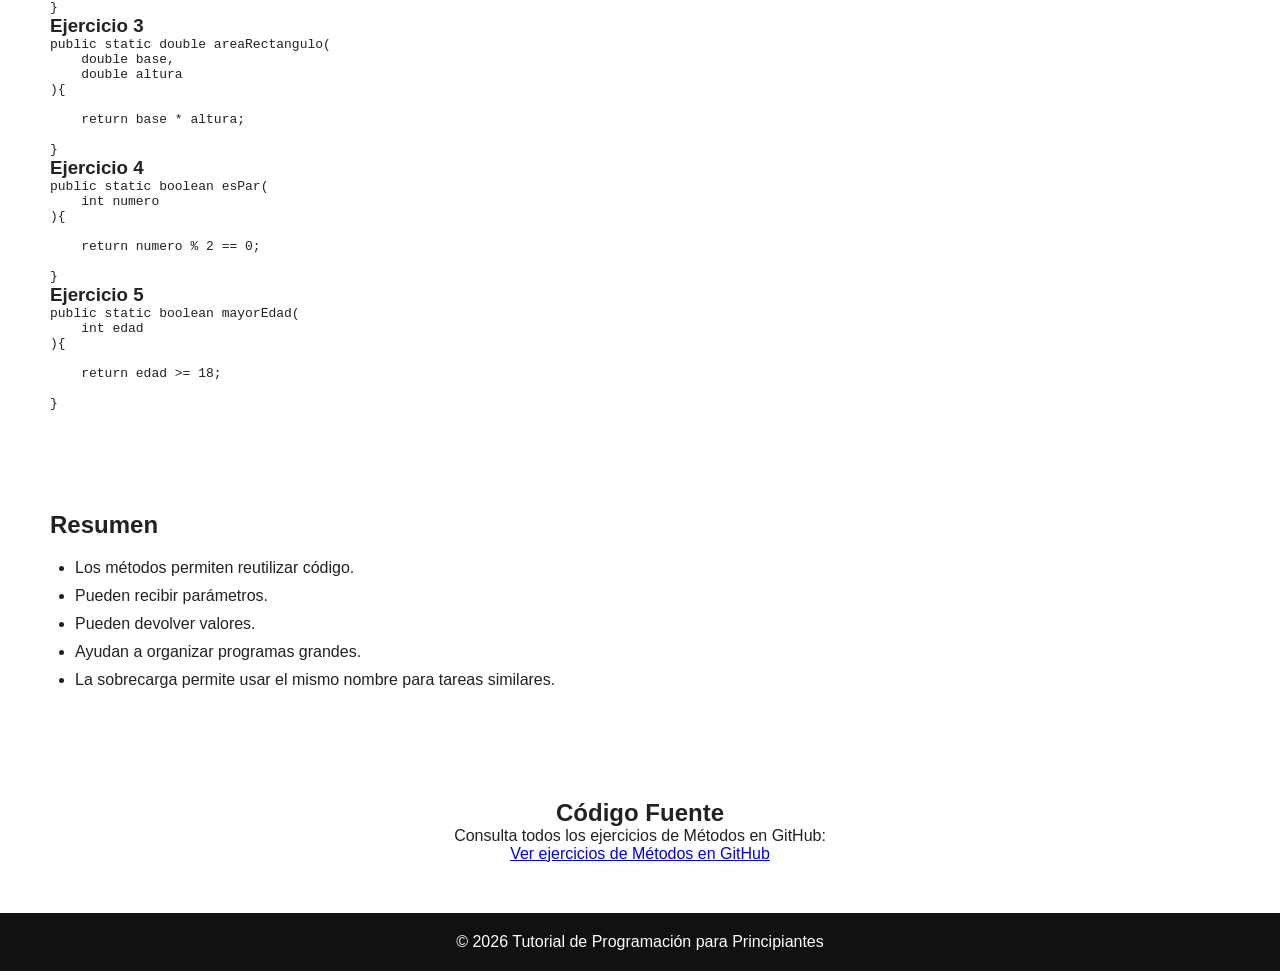
<file: pages/metodos.html>
<!DOCTYPE html>
<html lang="es">
<head>

    <meta charset="UTF-8">
    <meta name="viewport" content="width=device-width, initial-scale=1.0">

    <title>Métodos en Java</title>

    <link rel="stylesheet" href="../css/style.css">

</head>

<body>

<header>

    <div class="logo">
        <h1>Tutorial de Programación</h1>
    </div>

    <nav>
        <ul>
            <li><a href="../index.html">Inicio</a></li>
            <li><a href="ciclos.html">← Ciclos</a></li>
            <li><a href="vectores.html">Vectores →</a></li>
        </ul>
    </nav>

    <button id="darkModeBtn">🌙</button>

</header>

<section class="hero">

    <h2>Métodos (Funciones) en Java</h2>

    <p>
        Aprende a crear, reutilizar y organizar código
        mediante métodos.
    </p>

</section>

<section class="about">

    <h2>Introducción</h2>

    <p>
        Un método es un bloque de código que realiza una tarea
        específica. Gracias a los métodos podemos reutilizar
        instrucciones sin escribirlas varias veces.
    </p>

    <p>
        Los métodos permiten que nuestros programas sean más
        organizados, fáciles de entender y mantener.
    </p>

</section>

<section class="about">

    <h2>¿Qué es un método?</h2>

    <p>
        Un método es una agrupación de instrucciones que puede
        ejecutarse cuando sea necesario.
    </p>

<pre>
public static void nombreMetodo(){

    instrucciones;

}
</pre>

</section>

<section class="about">

    <h2>Ventajas de los Métodos</h2>

    <ul>

        <li>Evitan repetir código.</li>

        <li>Facilitan el mantenimiento.</li>

        <li>Permiten dividir problemas grandes.</li>

        <li>Mejoran la legibilidad.</li>

        <li>Favorecen la reutilización.</li>

    </ul>

</section>

<section class="about">

    <h2>Método Sin Parámetros</h2>

    <p>
        Son métodos que ejecutan una tarea sin recibir datos.
    </p>

<pre>
public class Ejemplo {

    public static void saludo(){

        System.out.println("Hola Mundo");

    }

    public static void main(String[] args){

        saludo();

    }

}
</pre>

</section>

<section class="about">

    <h2>Métodos con Parámetros</h2>

    <p>
        Los parámetros permiten enviar información al método.
    </p>

<pre>
public class Ejemplo {

    public static void saludar(String nombre){

        System.out.println(
            "Hola " + nombre
        );

    }

    public static void main(String[] args){

        saludar("Christopher");

    }

}
</pre>

</section>

<section class="about">

    <h2>Métodos con Retorno</h2>

    <p>
        Un método puede devolver un resultado usando la palabra
        reservada return.
    </p>

<pre>
public class Ejemplo {

    public static int sumar(
        int a,
        int b
    ){

        return a + b;

    }

    public static void main(String[] args){

        int resultado =
        sumar(5,3);

        System.out.println(resultado);

    }

}
</pre>

</section>

<section class="about">

    <h2>Explicación Paso a Paso</h2>

    <ol>

        <li>Se crea el método sumar.</li>

        <li>Recibe dos números.</li>

        <li>Realiza la suma.</li>

        <li>Devuelve el resultado.</li>

        <li>El método main utiliza el resultado.</li>

    </ol>

</section>

<section class="about">

    <h2>Sobrecarga de Métodos</h2>

    <p>
        Java permite crear varios métodos con el mismo nombre
        siempre que tengan parámetros diferentes.
    </p>

<pre>
public class Ejemplo {

    public static int sumar(
        int a,
        int b
    ){

        return a + b;

    }

    public static double sumar(
        double a,
        double b
    ){

        return a + b;

    }

}
</pre>

</section>

<section class="about">

    <h2>Ejemplo Básico Comentado</h2>

<pre>
public class Cuadrado {

    public static int elevarCuadrado(
        int numero
    ){

        return numero * numero;

    }

    public static void main(String[] args){

        int resultado =
        elevarCuadrado(5);

        System.out.println(
            resultado
        );

    }

}
</pre>

<p>
Este método recibe un número y devuelve su cuadrado.
</p>

</section>

<section class="about">

    <h2>Ejemplo Práctico</h2>

    <h3>Calcular el IVA</h3>

<pre>
public class IVA {

    public static double calcularIVA(
        double precio
    ){

        return precio * 0.15;

    }

    public static void main(String[] args){

        double iva =
        calcularIVA(100);

        System.out.println(
            "IVA: " + iva
        );

    }

}
</pre>

<p>
Este método permite reutilizar el cálculo del IVA para
cualquier producto.
</p>

</section>

<section class="about">

    <h2>Ejercicios Propuestos</h2>

    <ol>

        <li>
            Crear un método que muestre tu nombre.
        </li>

        <li>
            Crear un método que reciba dos números y
            muestre su suma.
        </li>

        <li>
            Crear un método que calcule el área de un
            rectángulo.
        </li>

        <li>
            Crear un método que determine si un número
            es par o impar.
        </li>

        <li>
            Crear un método que reciba una edad y
            devuelva si es mayor de edad.
        </li>

    </ol>

</section>

<section class="about">

    <h2>Soluciones</h2>

    <h3>Ejercicio 1</h3>

<pre>
public static void mostrarNombre(){

    System.out.println(
        "Christopher"
    );

}
</pre>

    <h3>Ejercicio 2</h3>

<pre>
public static void sumar(
    int a,
    int b
){

    System.out.println(a+b);

}
</pre>

    <h3>Ejercicio 3</h3>

<pre>
public static double areaRectangulo(
    double base,
    double altura
){

    return base * altura;

}
</pre>

    <h3>Ejercicio 4</h3>

<pre>
public static boolean esPar(
    int numero
){

    return numero % 2 == 0;

}
</pre>

    <h3>Ejercicio 5</h3>

<pre>
public static boolean mayorEdad(
    int edad
){

    return edad >= 18;

}
</pre>

</section>

<section class="about">

    <h2>Resumen</h2>

    <ul>

        <li>Los métodos permiten reutilizar código.</li>

        <li>Pueden recibir parámetros.</li>

        <li>Pueden devolver valores.</li>

        <li>Ayudan a organizar programas grandes.</li>

        <li>La sobrecarga permite usar el mismo nombre para tareas similares.</li>

    </ul>

</section>

    </section>

    <section class="github">

    <h2>Código Fuente</h2>

    <p>
        Consulta todos los ejercicios de Métodos en GitHub:
    </p>

    <p>
        <a href="https://github.com/alejopa27022008-lab/Paredes_Christopher_Tutorial_Programacion.github.io/tree/main/ejercicios/metodos"
           target="_blank">
            Ver ejercicios de Métodos en GitHub
        </a>
    </p>

</section>

<footer>

    <p>
        © 2026 Tutorial de Programación para Principiantes
    </p>


</footer>

<script src="../js/main.js"></script>

</body>
</html>
</file>
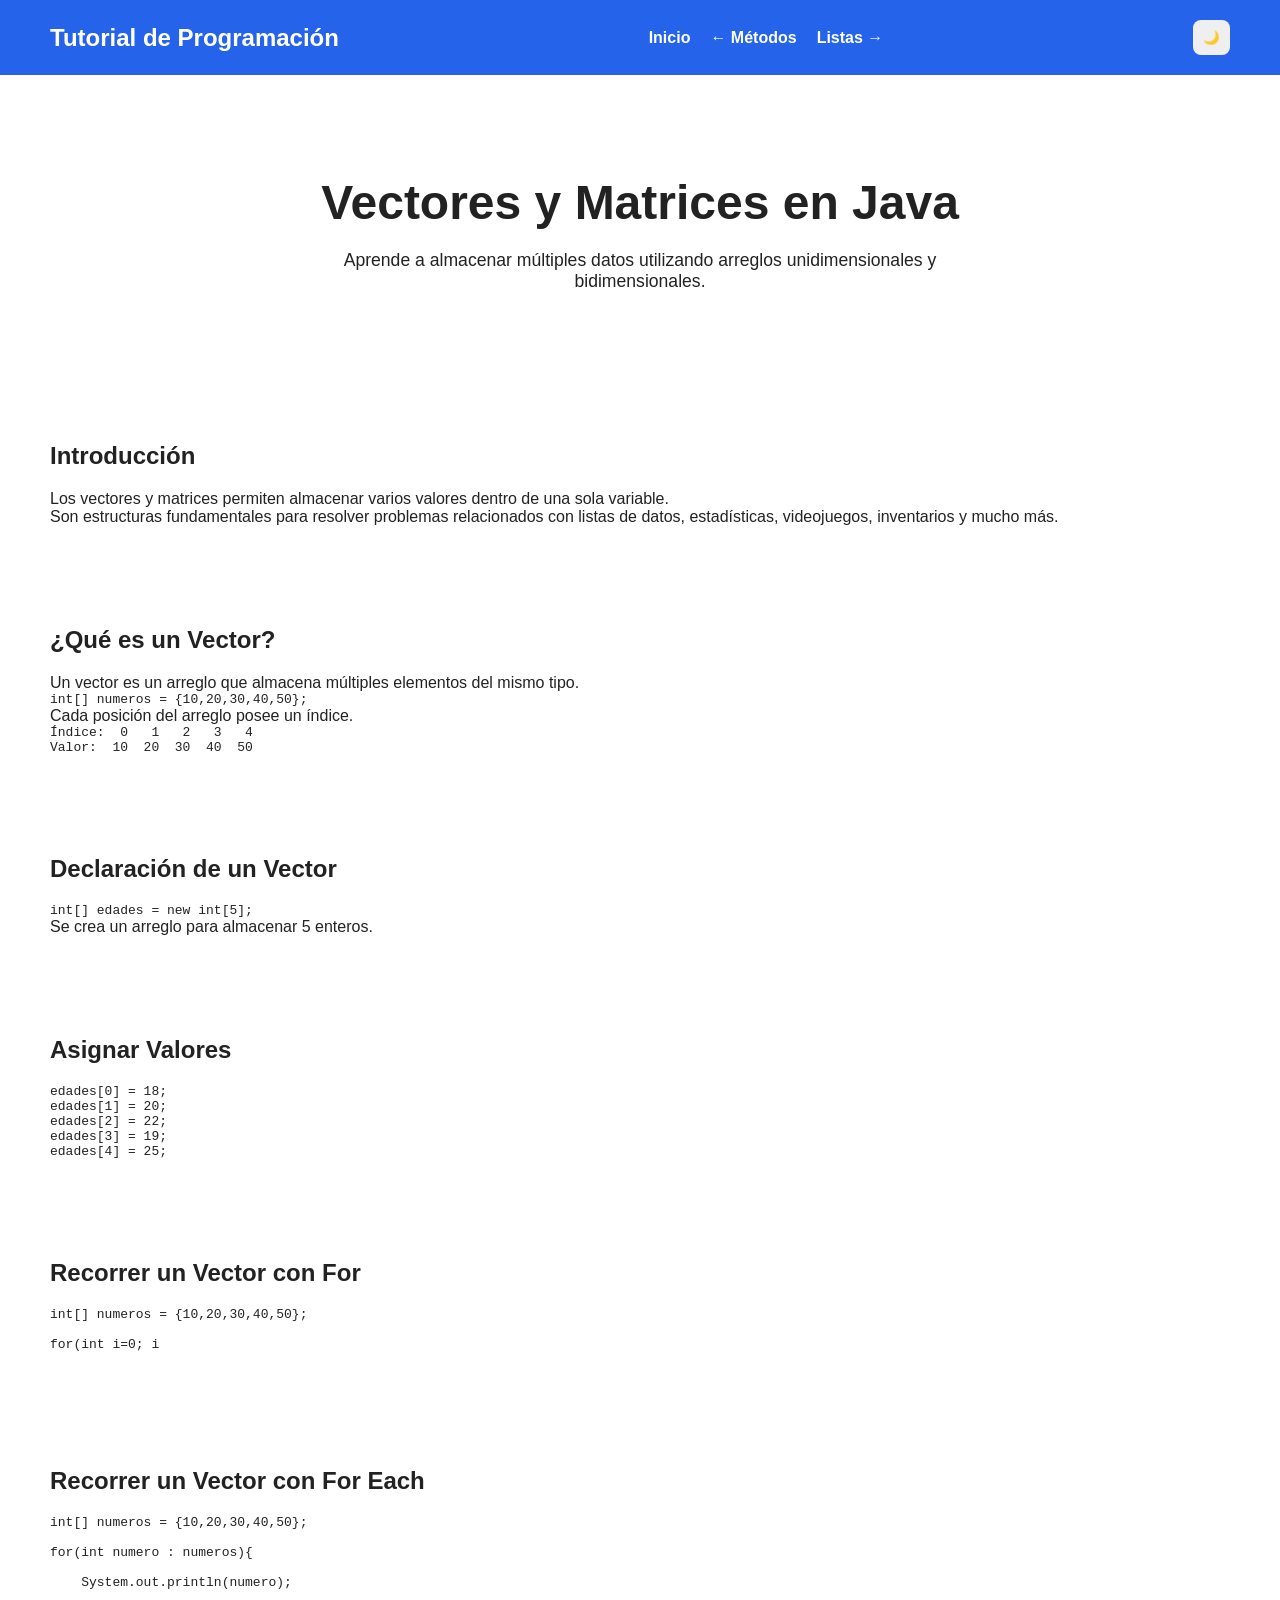
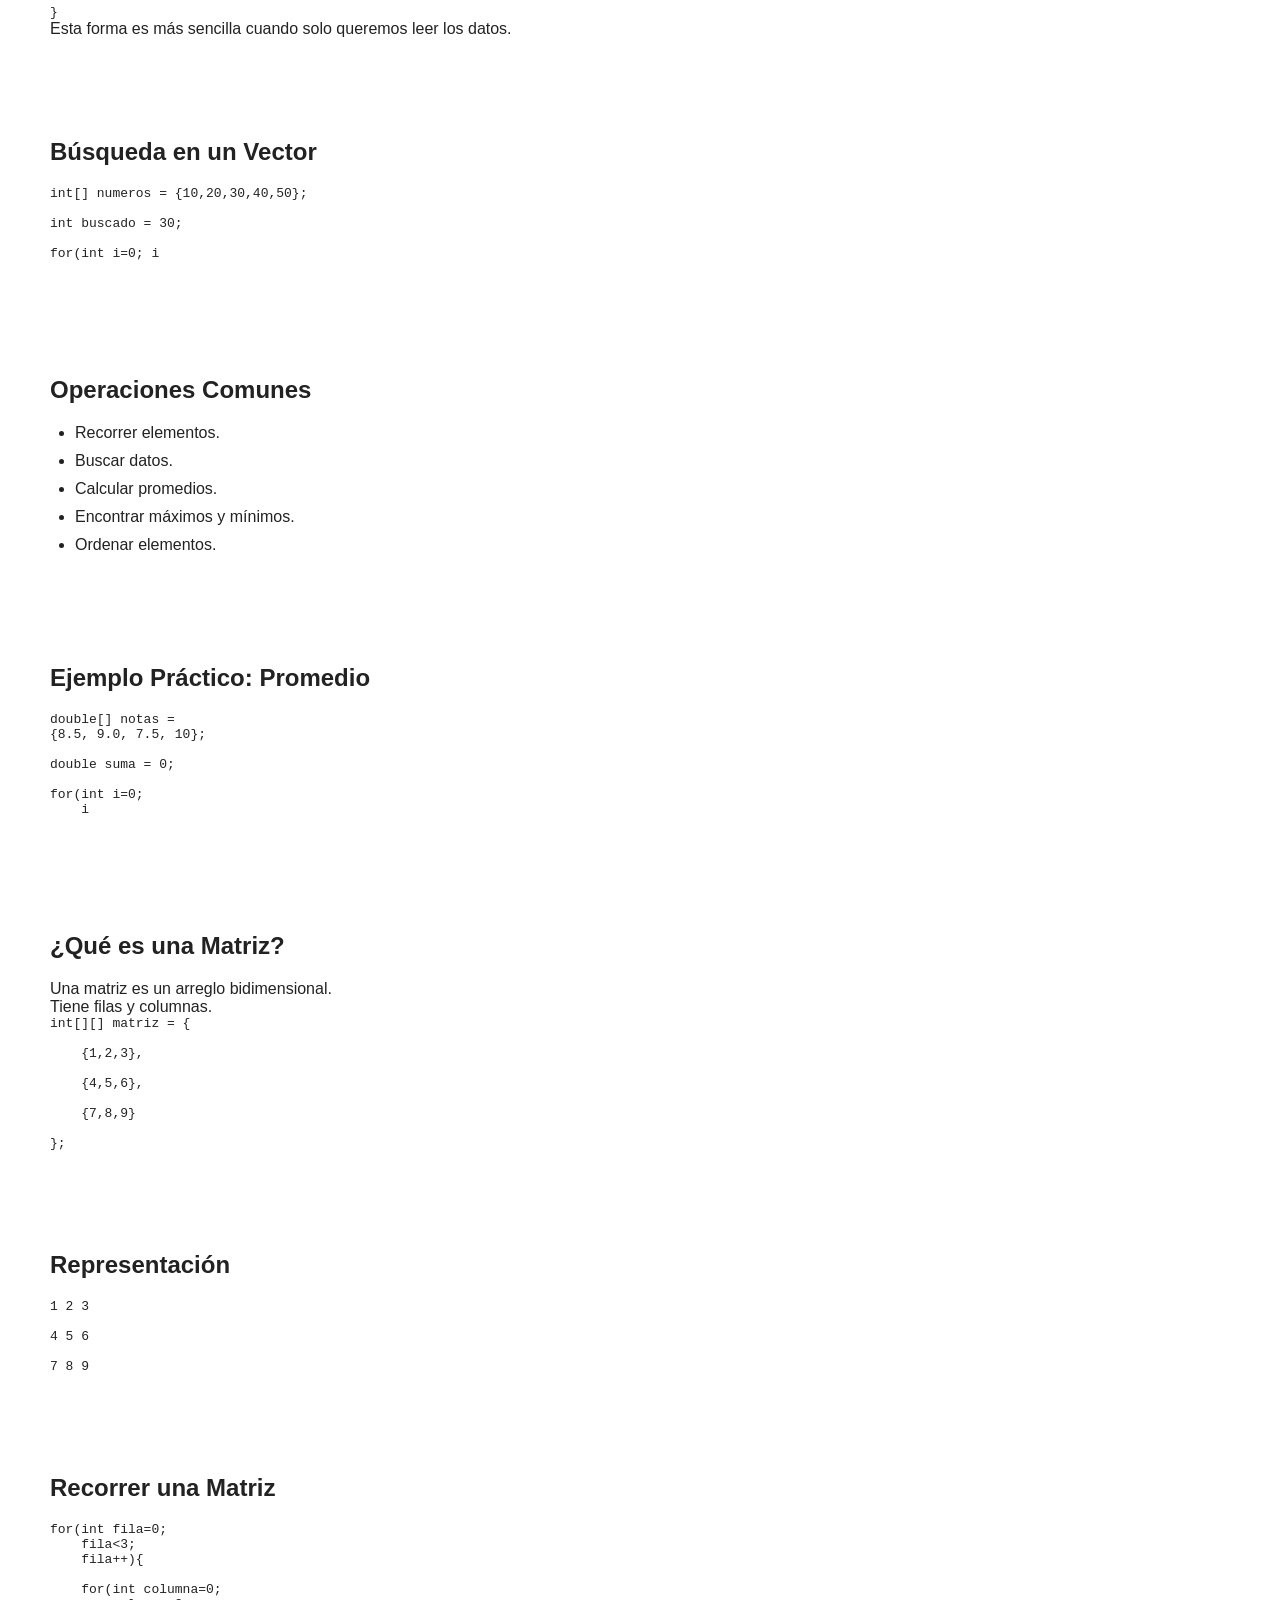
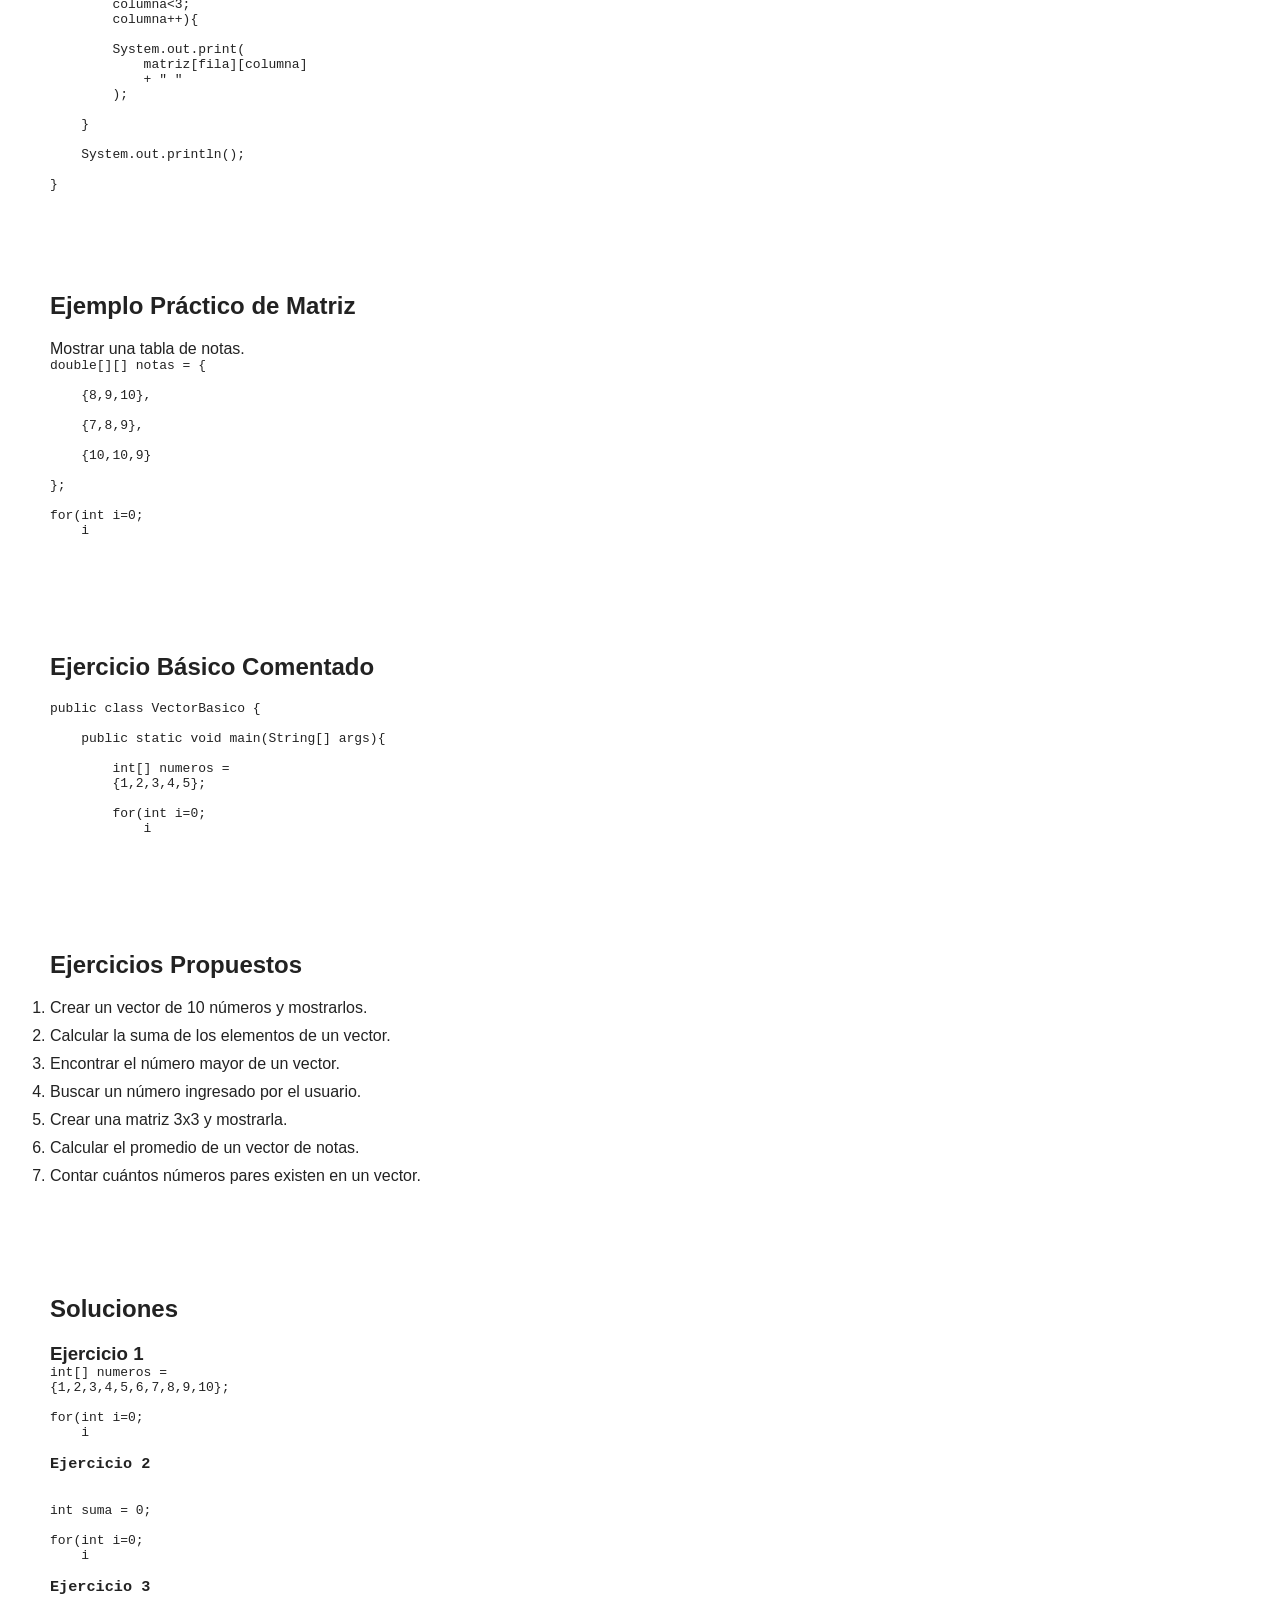
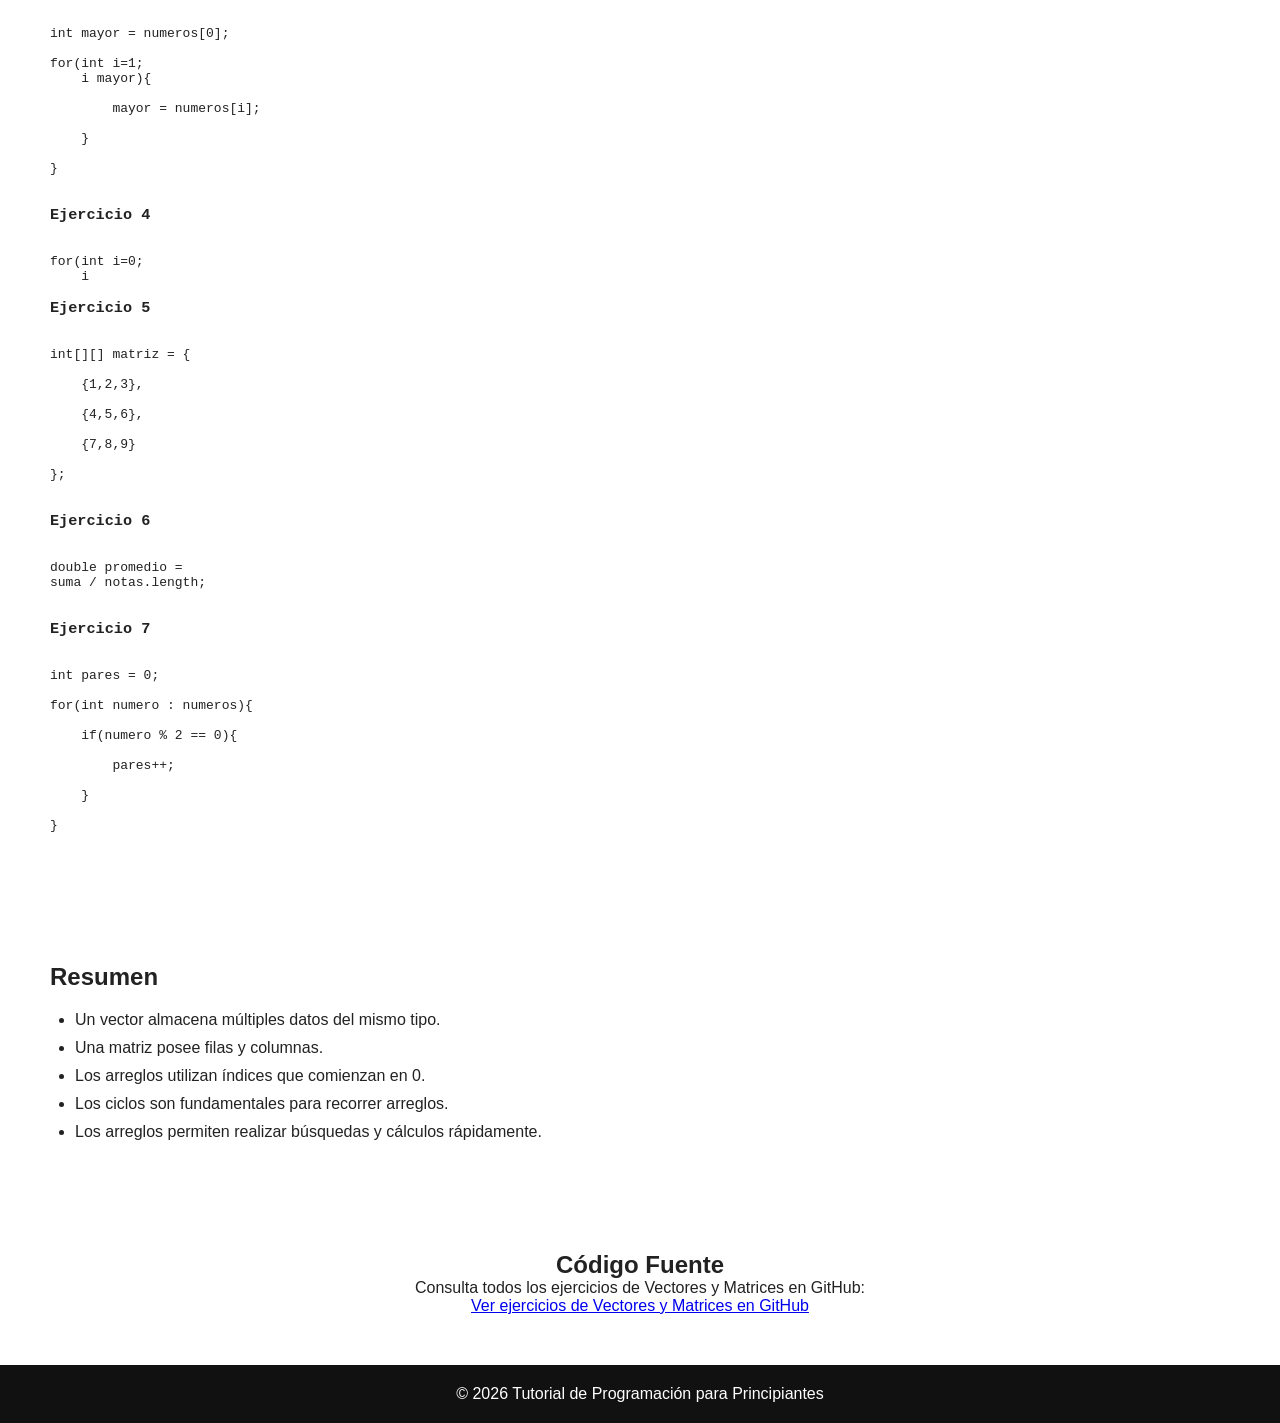
<file: pages/vectores.html>
<!DOCTYPE html>
<html lang="es">
<head>

    <meta charset="UTF-8">
    <meta name="viewport" content="width=device-width, initial-scale=1.0">

    <title>Vectores y Matrices en Java</title>

    <link rel="stylesheet" href="../css/style.css">

</head>
<body>

<header>

    <div class="logo">
        <h1>Tutorial de Programación</h1>
    </div>

    <nav>
        <ul>
            <li><a href="../index.html">Inicio</a></li>
            <li><a href="metodos.html">← Métodos</a></li>
            <li><a href="listas.html">Listas →</a></li>
        </ul>
    </nav>

    <button id="darkModeBtn">🌙</button>

</header>

<section class="hero">

    <h2>Vectores y Matrices en Java</h2>

    <p>
        Aprende a almacenar múltiples datos utilizando
        arreglos unidimensionales y bidimensionales.
    </p>

</section>

<section class="about">

    <h2>Introducción</h2>

    <p>
        Los vectores y matrices permiten almacenar varios
        valores dentro de una sola variable.
    </p>

    <p>
        Son estructuras fundamentales para resolver problemas
        relacionados con listas de datos, estadísticas,
        videojuegos, inventarios y mucho más.
    </p>

</section>

<section class="about">

    <h2>¿Qué es un Vector?</h2>

    <p>
        Un vector es un arreglo que almacena múltiples
        elementos del mismo tipo.
    </p>

<pre>
int[] numeros = {10,20,30,40,50};
</pre>

<p>
Cada posición del arreglo posee un índice.
</p>

<pre>
Índice:  0   1   2   3   4
Valor:  10  20  30  40  50
</pre>

</section>

<section class="about">

    <h2>Declaración de un Vector</h2>

<pre>
int[] edades = new int[5];
</pre>

<p>
Se crea un arreglo para almacenar 5 enteros.
</p>

</section>

<section class="about">

    <h2>Asignar Valores</h2>

<pre>
edades[0] = 18;
edades[1] = 20;
edades[2] = 22;
edades[3] = 19;
edades[4] = 25;
</pre>

</section>

<section class="about">

    <h2>Recorrer un Vector con For</h2>

<pre>
int[] numeros = {10,20,30,40,50};

for(int i=0; i<numeros.length; i++){

    System.out.println(
        numeros[i]
    );

}
</pre>

</section>

<section class="about">

    <h2>Recorrer un Vector con For Each</h2>

<pre>
int[] numeros = {10,20,30,40,50};

for(int numero : numeros){

    System.out.println(numero);

}
</pre>

<p>
Esta forma es más sencilla cuando solo queremos
leer los datos.
</p>

</section>

<section class="about">

    <h2>Búsqueda en un Vector</h2>

<pre>
int[] numeros = {10,20,30,40,50};

int buscado = 30;

for(int i=0; i<numeros.length; i++){

    if(numeros[i] == buscado){

        System.out.println(
            "Encontrado en posición "
            + i
        );

    }

}
</pre>

</section>

<section class="about">

    <h2>Operaciones Comunes</h2>

    <ul>

        <li>Recorrer elementos.</li>

        <li>Buscar datos.</li>

        <li>Calcular promedios.</li>

        <li>Encontrar máximos y mínimos.</li>

        <li>Ordenar elementos.</li>

    </ul>

</section>

<section class="about">

    <h2>Ejemplo Práctico: Promedio</h2>

<pre>
double[] notas =
{8.5, 9.0, 7.5, 10};

double suma = 0;

for(int i=0;
    i<notas.length;
    i++){

    suma += notas[i];

}

double promedio =
suma / notas.length;

System.out.println(
    promedio
);
</pre>

</section>

<section class="about">

    <h2>¿Qué es una Matriz?</h2>

    <p>
        Una matriz es un arreglo bidimensional.
    </p>

    <p>
        Tiene filas y columnas.
    </p>

<pre>
int[][] matriz = {

    {1,2,3},

    {4,5,6},

    {7,8,9}

};
</pre>

</section>

<section class="about">

    <h2>Representación</h2>

<pre>
1 2 3

4 5 6

7 8 9
</pre>

</section>

<section class="about">

    <h2>Recorrer una Matriz</h2>

<pre>
for(int fila=0;
    fila<3;
    fila++){

    for(int columna=0;
        columna<3;
        columna++){

        System.out.print(
            matriz[fila][columna]
            + " "
        );

    }

    System.out.println();

}
</pre>

</section>

<section class="about">

    <h2>Ejemplo Práctico de Matriz</h2>

    <p>
        Mostrar una tabla de notas.
    </p>

<pre>
double[][] notas = {

    {8,9,10},

    {7,8,9},

    {10,10,9}

};

for(int i=0;
    i<notas.length;
    i++){

    for(int j=0;
        j<notas[i].length;
        j++){

        System.out.print(
            notas[i][j] + " "
        );

    }

    System.out.println();

}
</pre>

</section>

<section class="about">

    <h2>Ejercicio Básico Comentado</h2>

<pre>
public class VectorBasico {

    public static void main(String[] args){

        int[] numeros =
        {1,2,3,4,5};

        for(int i=0;
            i<numeros.length;
            i++){

            System.out.println(
                numeros[i]
            );

        }

    }

}
</pre>

</section>

<section class="about">

    <h2>Ejercicios Propuestos</h2>

<ol>

<li>
Crear un vector de 10 números y mostrarlos.
</li>

<li>
Calcular la suma de los elementos de un vector.
</li>

<li>
Encontrar el número mayor de un vector.
</li>

<li>
Buscar un número ingresado por el usuario.
</li>

<li>
Crear una matriz 3x3 y mostrarla.
</li>

<li>
Calcular el promedio de un vector de notas.
</li>

<li>
Contar cuántos números pares existen en un vector.
</li>

</ol>

</section>

<section class="about">

    <h2>Soluciones</h2>

    <h3>Ejercicio 1</h3>

<pre>
int[] numeros =
{1,2,3,4,5,6,7,8,9,10};

for(int i=0;
    i<numeros.length;
    i++){

    System.out.println(
        numeros[i]
    );

}
</pre>

<h3>Ejercicio 2</h3>

<pre>
int suma = 0;

for(int i=0;
    i<numeros.length;
    i++){

    suma += numeros[i];

}
</pre>

<h3>Ejercicio 3</h3>

<pre>
int mayor = numeros[0];

for(int i=1;
    i<numeros.length;
    i++){

    if(numeros[i] > mayor){

        mayor = numeros[i];

    }

}
</pre>

<h3>Ejercicio 4</h3>

<pre>
for(int i=0;
    i<numeros.length;
    i++){

    if(numeros[i] == buscado){

        System.out.println(
            "Encontrado"
        );

    }

}
</pre>

<h3>Ejercicio 5</h3>

<pre>
int[][] matriz = {

    {1,2,3},

    {4,5,6},

    {7,8,9}

};
</pre>

<h3>Ejercicio 6</h3>

<pre>
double promedio =
suma / notas.length;
</pre>

<h3>Ejercicio 7</h3>

<pre>
int pares = 0;

for(int numero : numeros){

    if(numero % 2 == 0){

        pares++;

    }

}
</pre>

</section>

<section class="about">

    <h2>Resumen</h2>

    <ul>

        <li>Un vector almacena múltiples datos del mismo tipo.</li>

        <li>Una matriz posee filas y columnas.</li>

        <li>Los arreglos utilizan índices que comienzan en 0.</li>

        <li>Los ciclos son fundamentales para recorrer arreglos.</li>

        <li>Los arreglos permiten realizar búsquedas y cálculos rápidamente.</li>

    </ul>

</section>

    <section class="github">

    <h2>Código Fuente</h2>

    <p>
        Consulta todos los ejercicios de Vectores y Matrices en GitHub:
    </p>

    <p>
        <a href="https://github.com/alejopa27022008-lab/Paredes_Christopher_Tutorial_Programacion.github.io/tree/main/ejercicios/vectores"
           target="_blank">
            Ver ejercicios de Vectores y Matrices en GitHub
        </a>
    </p>

</section>

<footer>

    <p>
        © 2026 Tutorial de Programación para Principiantes
    </p>


</footer>

<script src="../js/main.js"></script>

</body>
</html>
</file>
<file: css/style.css>
/* RESET */

*{
    margin:0;
    padding:0;
    box-sizing:border-box;
}

/* VARIABLES */

:root{
    --primary:#2563eb;
    --secondary:#1e40af;

    --bg:#ffffff;
    --text:#222222;

    --card:#f4f4f4;
}

/* MODO OSCURO */

.dark-mode{
    --bg:#121212;
    --text:#f5f5f5;
    --card:#1e1e1e;
}

/* BODY */

body{
    font-family:Arial, Helvetica, sans-serif;

    background:var(--bg);
    color:var(--text);

    transition:0.3s;
}

/* HEADER */

header{
    display:flex;
    justify-content:space-between;
    align-items:center;

    padding:20px 50px;

    background:var(--primary);

    color:white;

    position:sticky;
    top:0;
}

.logo h1{
    font-size:1.5rem;
}

nav ul{
    display:flex;
    list-style:none;
    gap:20px;
}

nav a{
    text-decoration:none;
    color:white;
    font-weight:bold;
}

nav a:hover{
    color:#ddd;
}

#darkModeBtn{
    padding:10px;

    border:none;

    border-radius:8px;

    cursor:pointer;
}

/* HERO */

.hero{
    text-align:center;

    padding:100px 20px;
}

.hero h2{
    font-size:3rem;

    margin-bottom:20px;
}

.hero p{
    max-width:700px;

    margin:auto;

    font-size:1.1rem;
}

.btn{
    display:inline-block;

    margin-top:30px;

    background:var(--primary);

    color:white;

    text-decoration:none;

    padding:12px 20px;

    border-radius:10px;
}

.btn:hover{
    background:var(--secondary);
}

/* BUSCADOR */

.search-section{
    text-align:center;

    padding:40px;
}

#searchInput{
    width:60%;

    max-width:600px;

    padding:12px;

    border:1px solid gray;

    border-radius:10px;
}

/* TEMAS */

#temas{
    padding:50px;
}

#temas h2{
    text-align:center;

    margin-bottom:30px;
}

.cards{
    display:grid;

    grid-template-columns:
    repeat(auto-fit,minmax(250px,1fr));

    gap:20px;
}

.card{
    background:var(--card);

    padding:25px;

    border-radius:12px;

    transition:0.3s;
}

.card:hover{
    transform:translateY(-5px);
}

.card h3{
    margin-bottom:15px;
}

.card p{
    margin-bottom:15px;
}

.card a{
    text-decoration:none;
    color:var(--primary);
    font-weight:bold;
}

/* ABOUT */

.about{
    padding:50px;
}

.about h2{
    margin-bottom:20px;
}

.about ul{
    padding-left:25px;
}

.about li{
    margin-bottom:10px;
}

/* GITHUB */

.github{
    text-align:center;

    padding:50px;
}

/* FOOTER */

footer{
    background:#111;

    color:white;

    text-align:center;

    padding:20px;
}

/* RESPONSIVE */

@media(max-width:768px){

    header{
        flex-direction:column;
        gap:15px;
    }

    nav ul{
        flex-direction:column;
        text-align:center;
    }

    .hero h2{
        font-size:2rem;
    }

    #searchInput{
        width:90%;
    }

}
</file>
